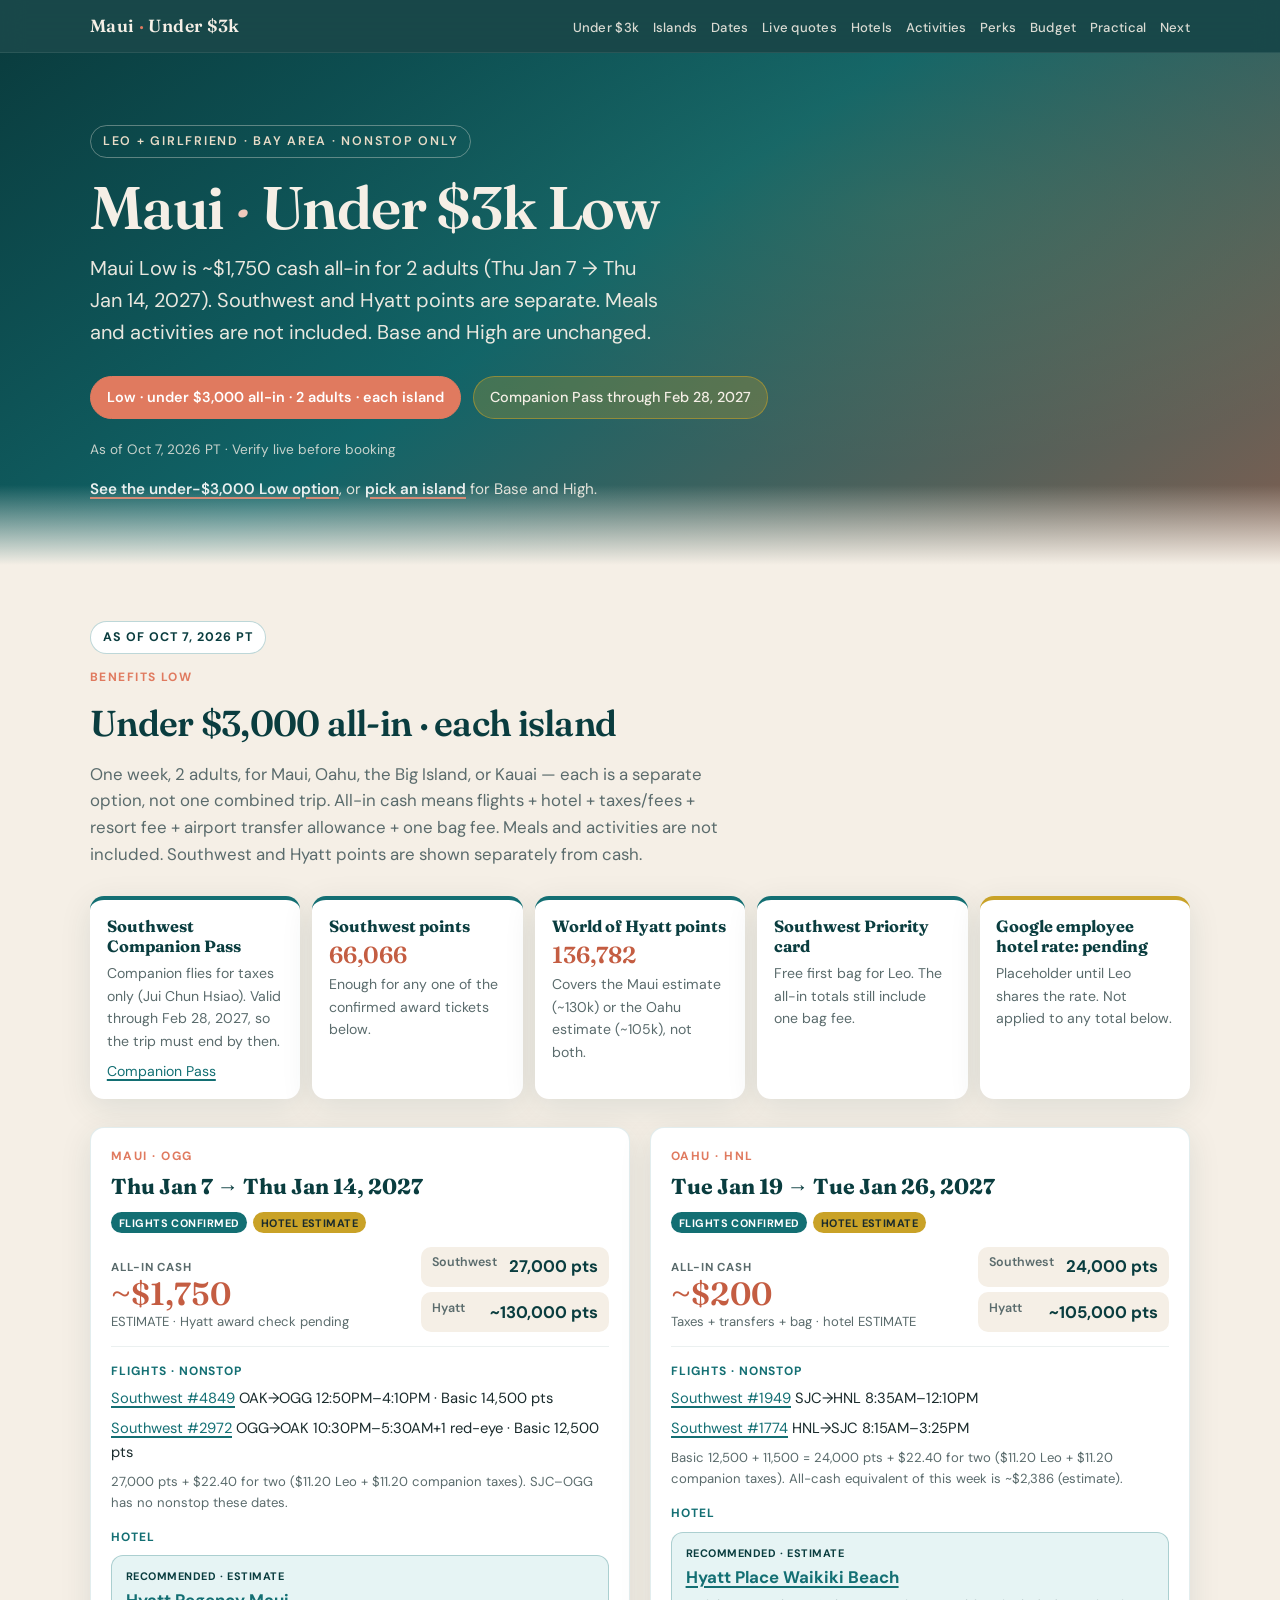
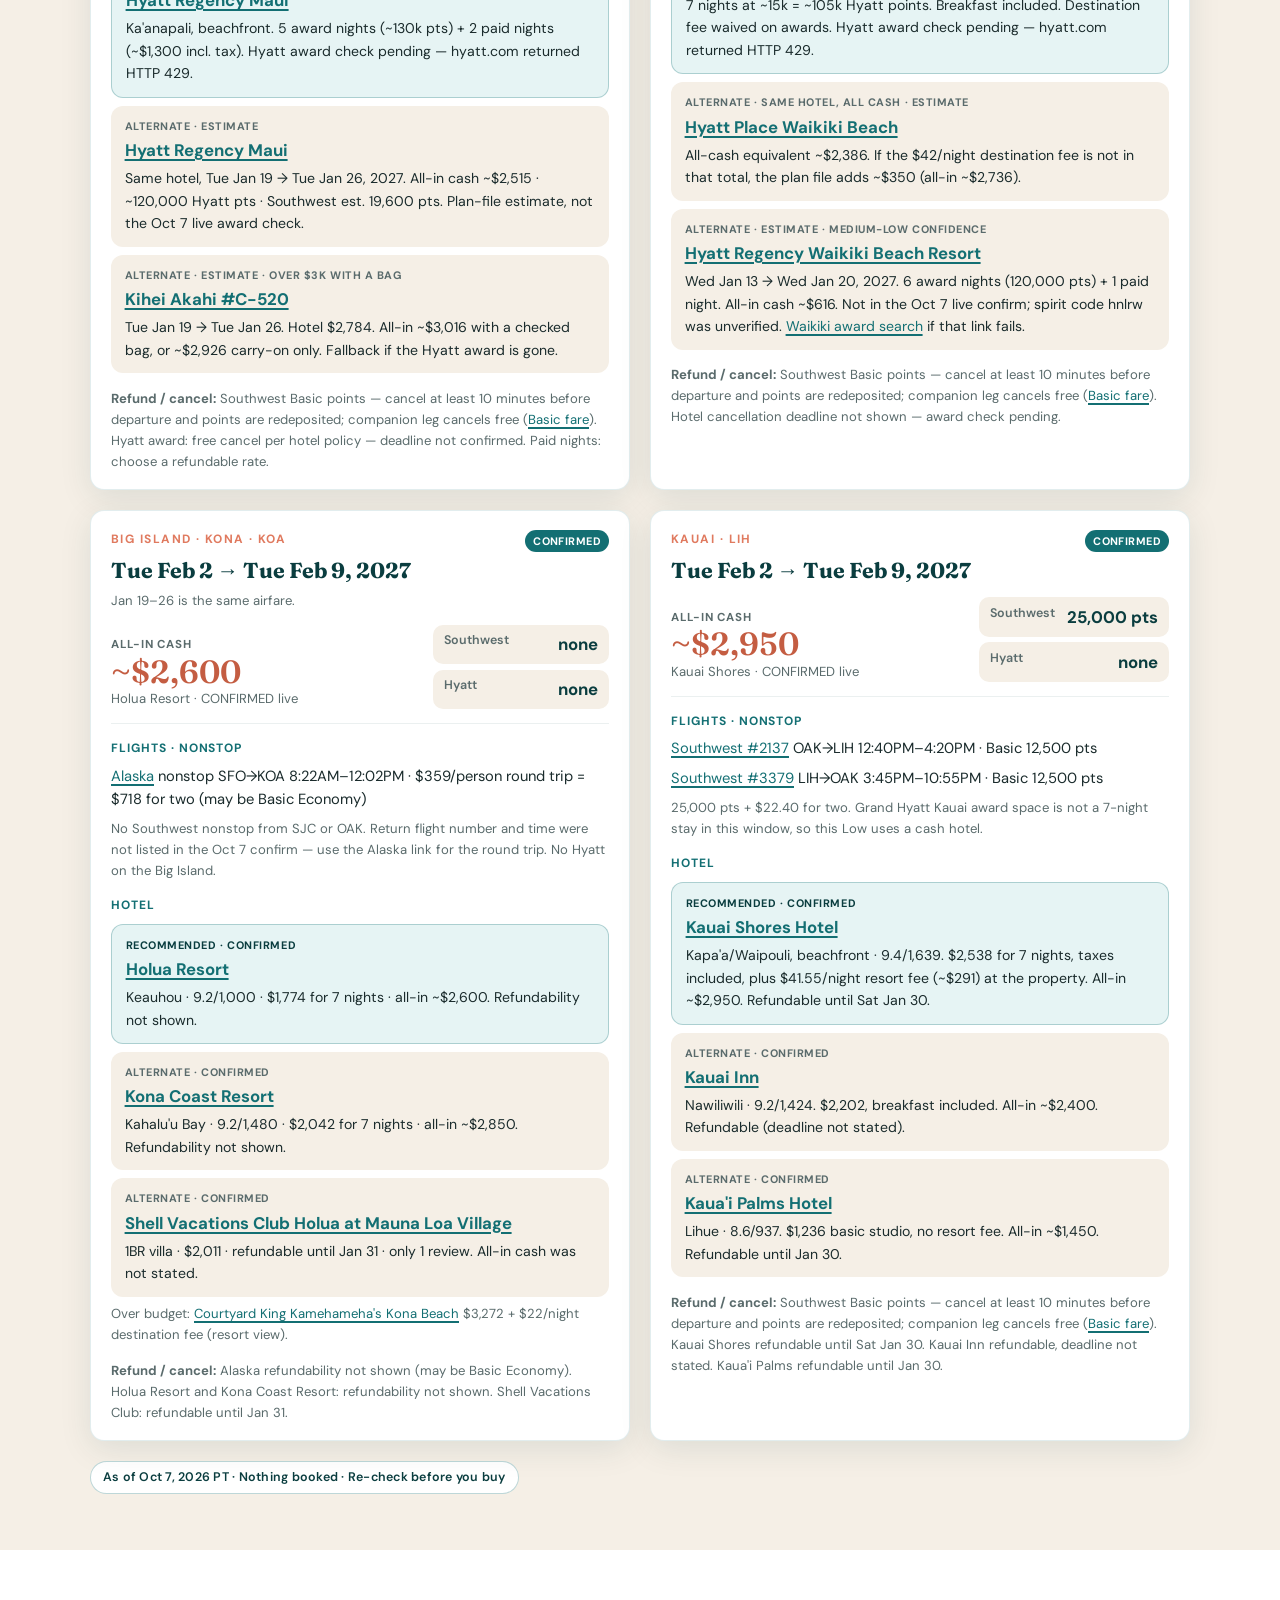
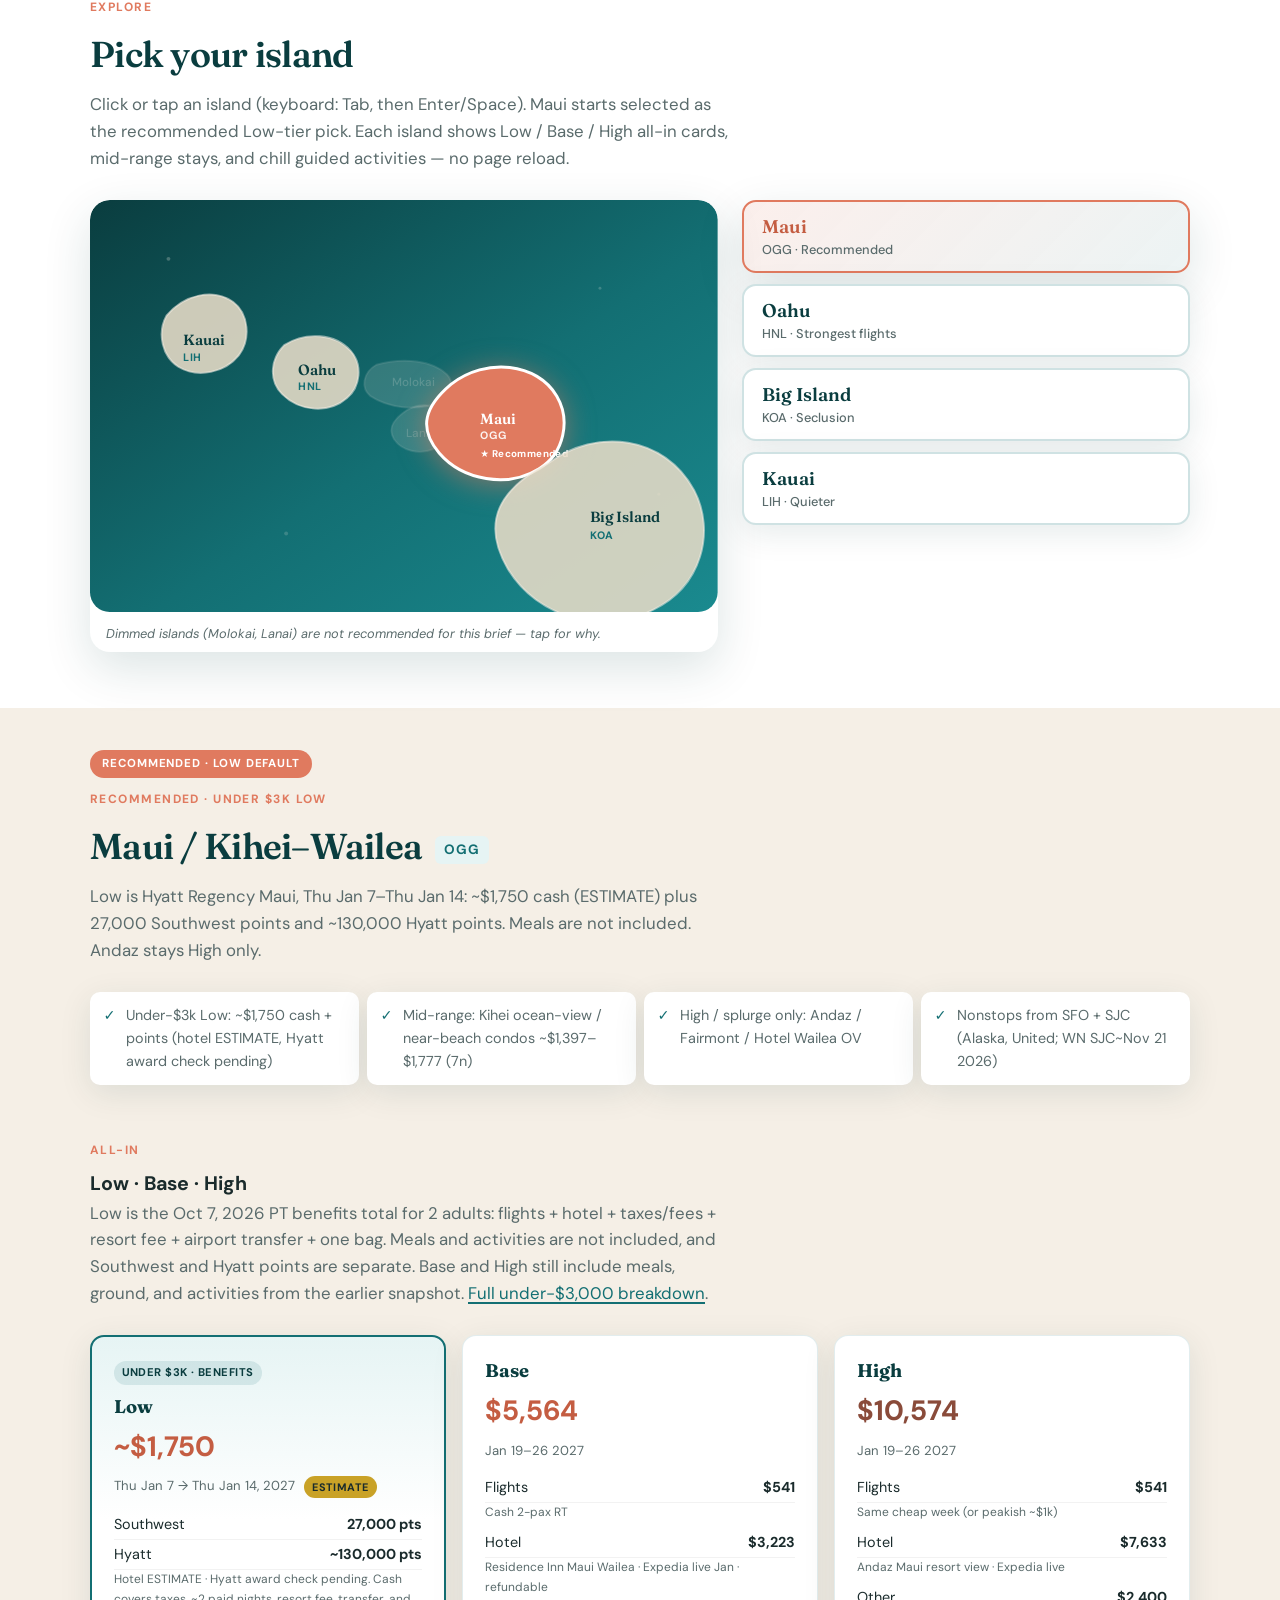
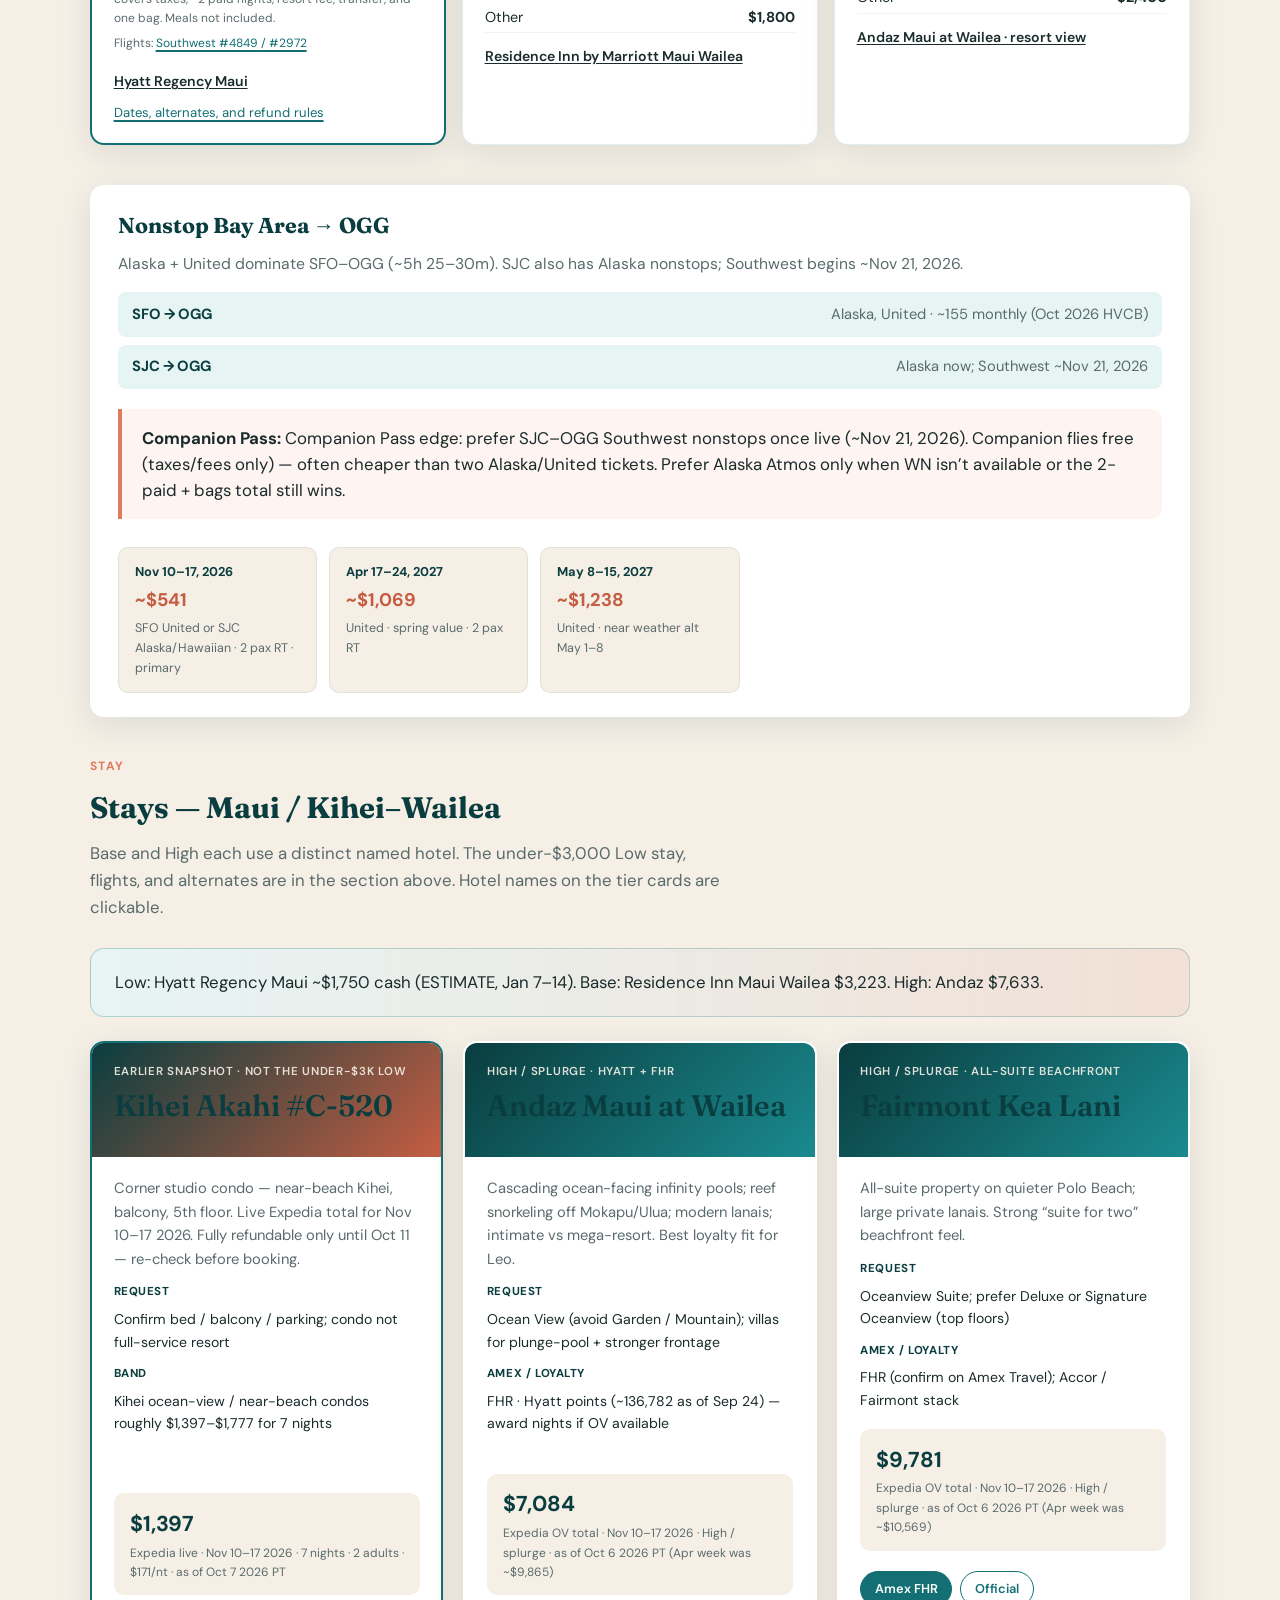
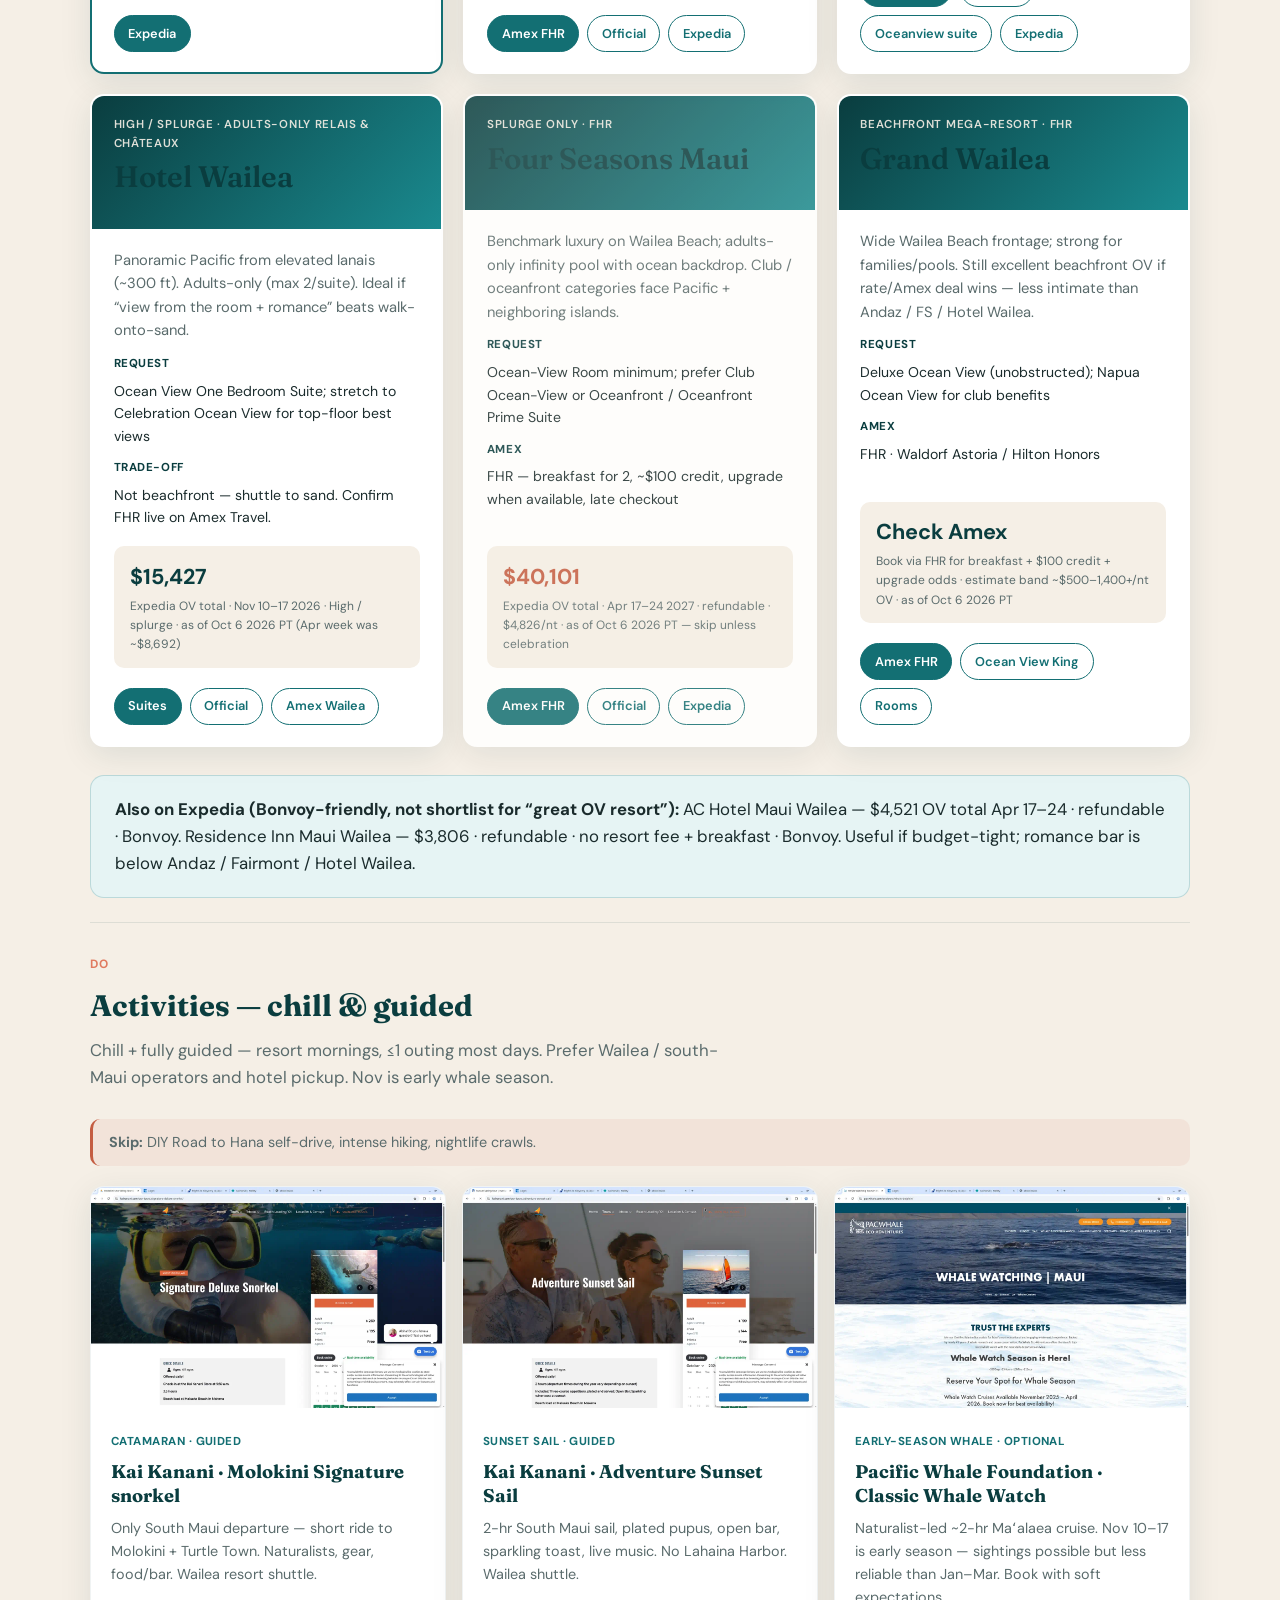
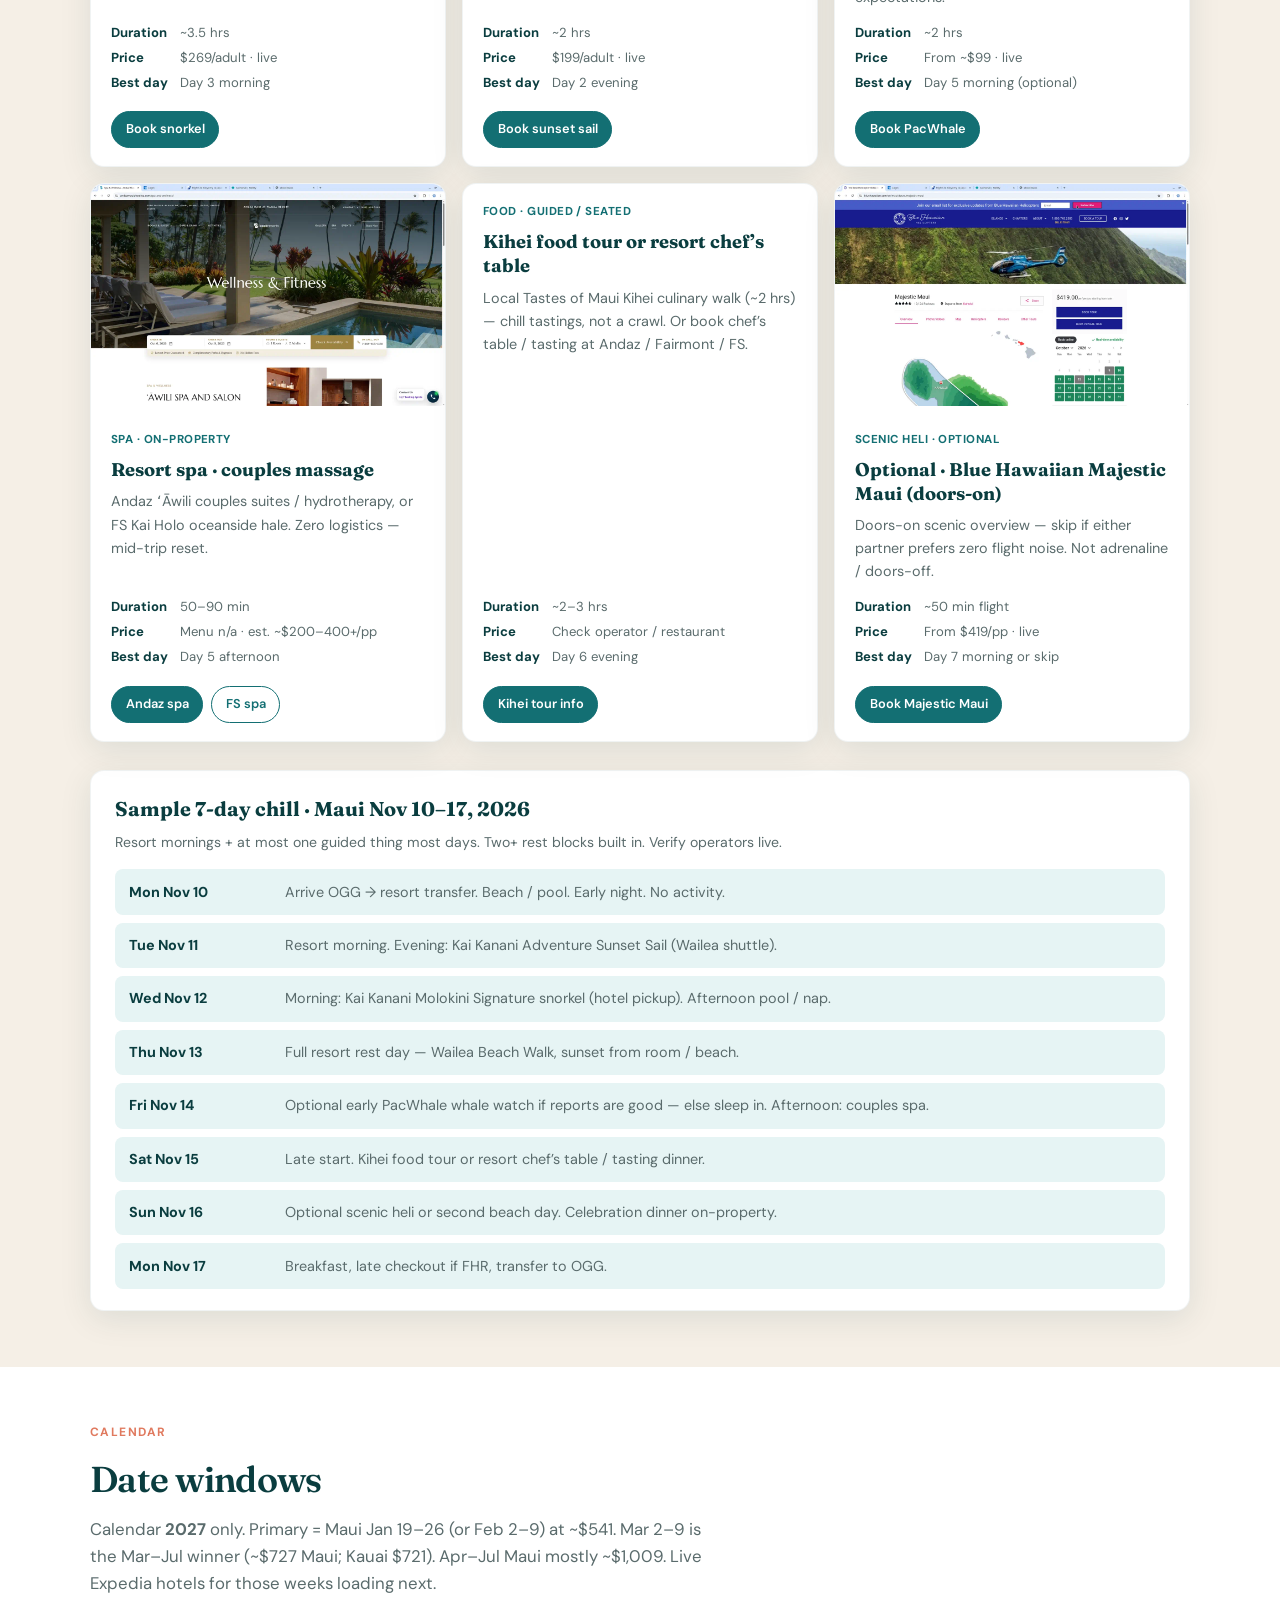
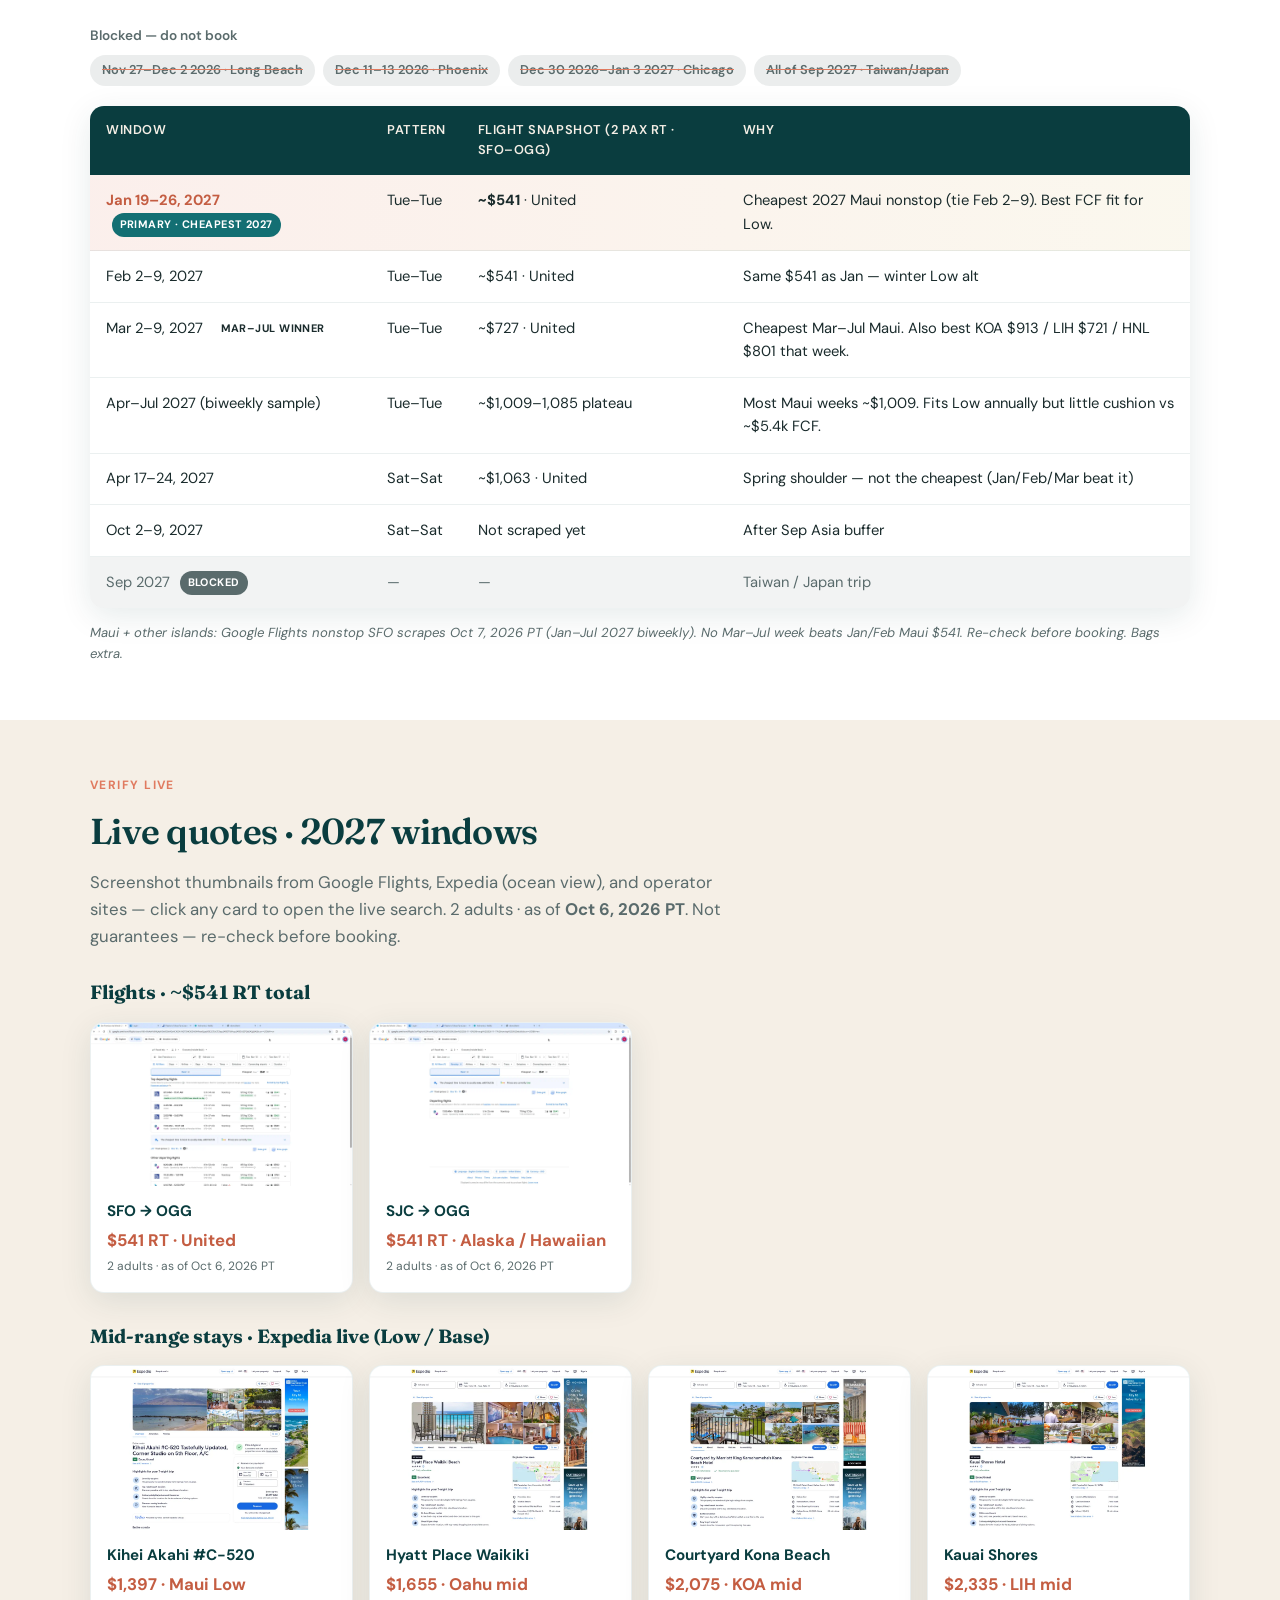
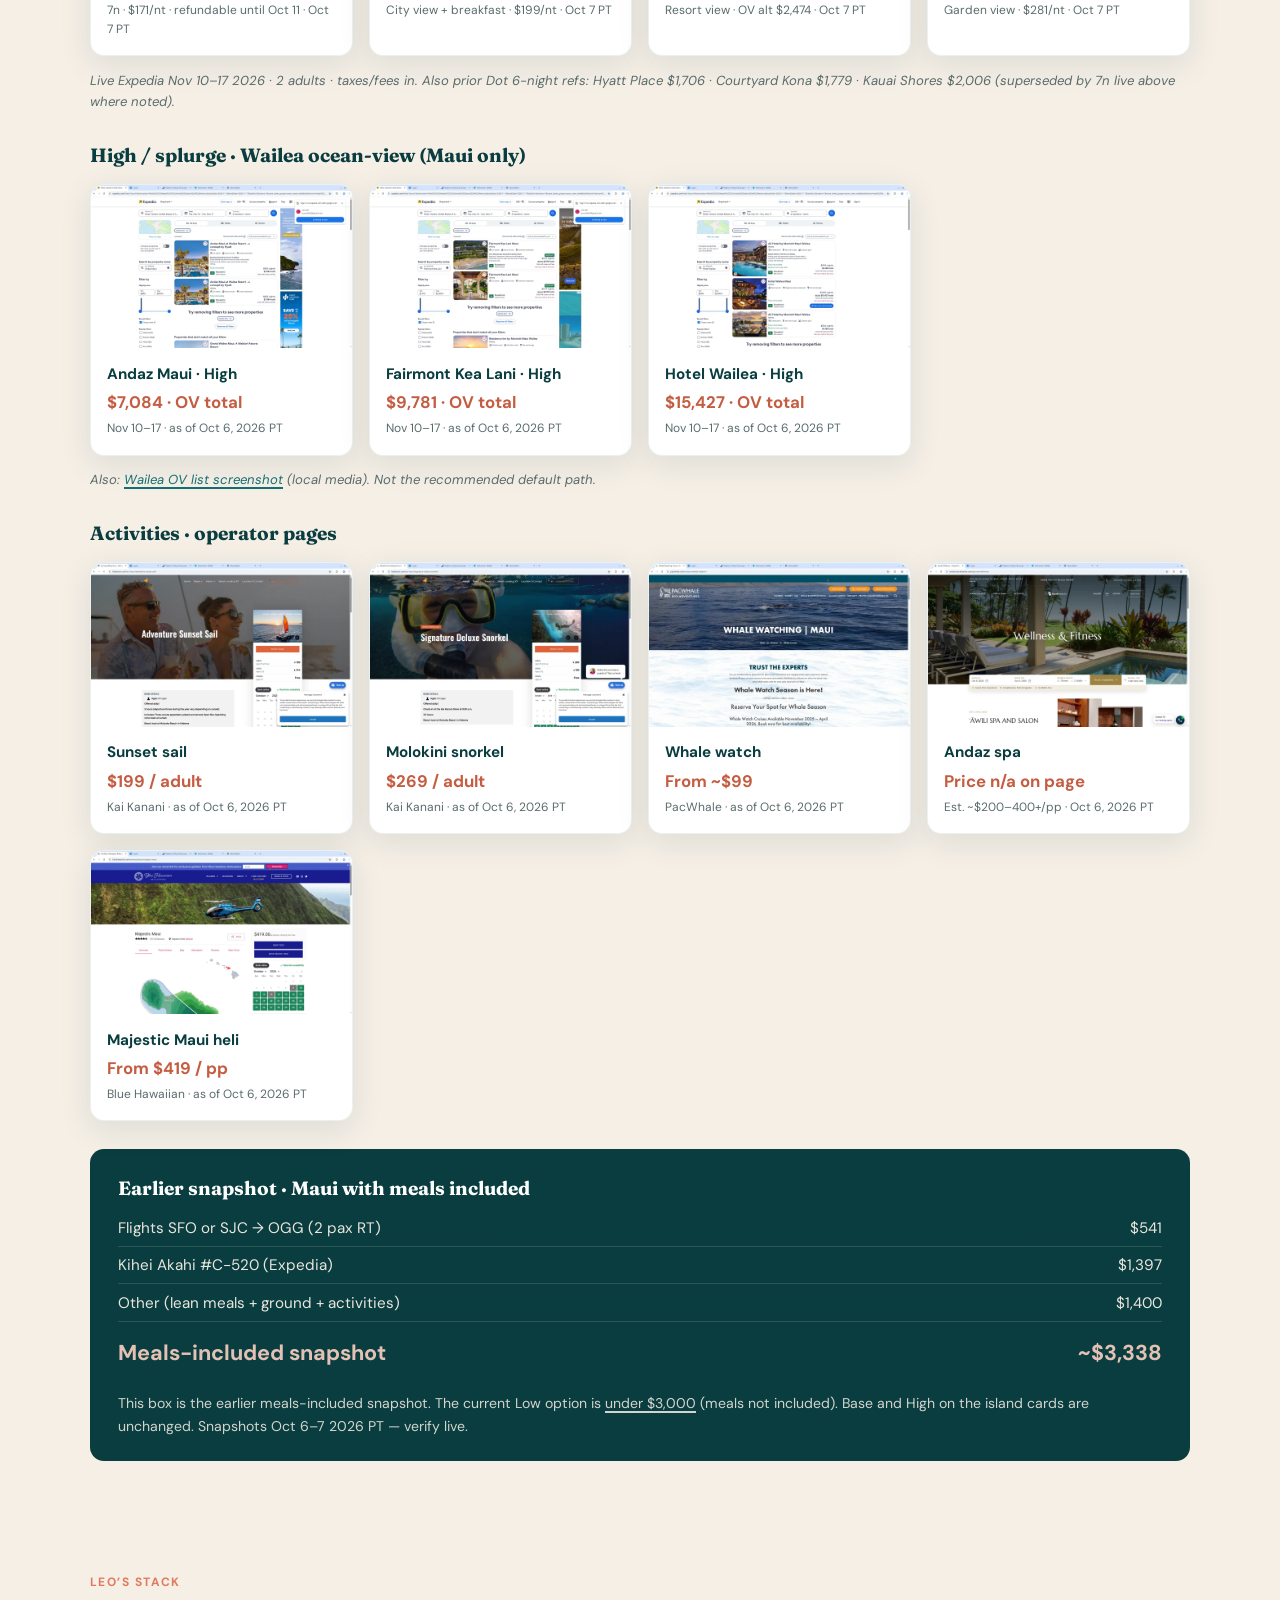
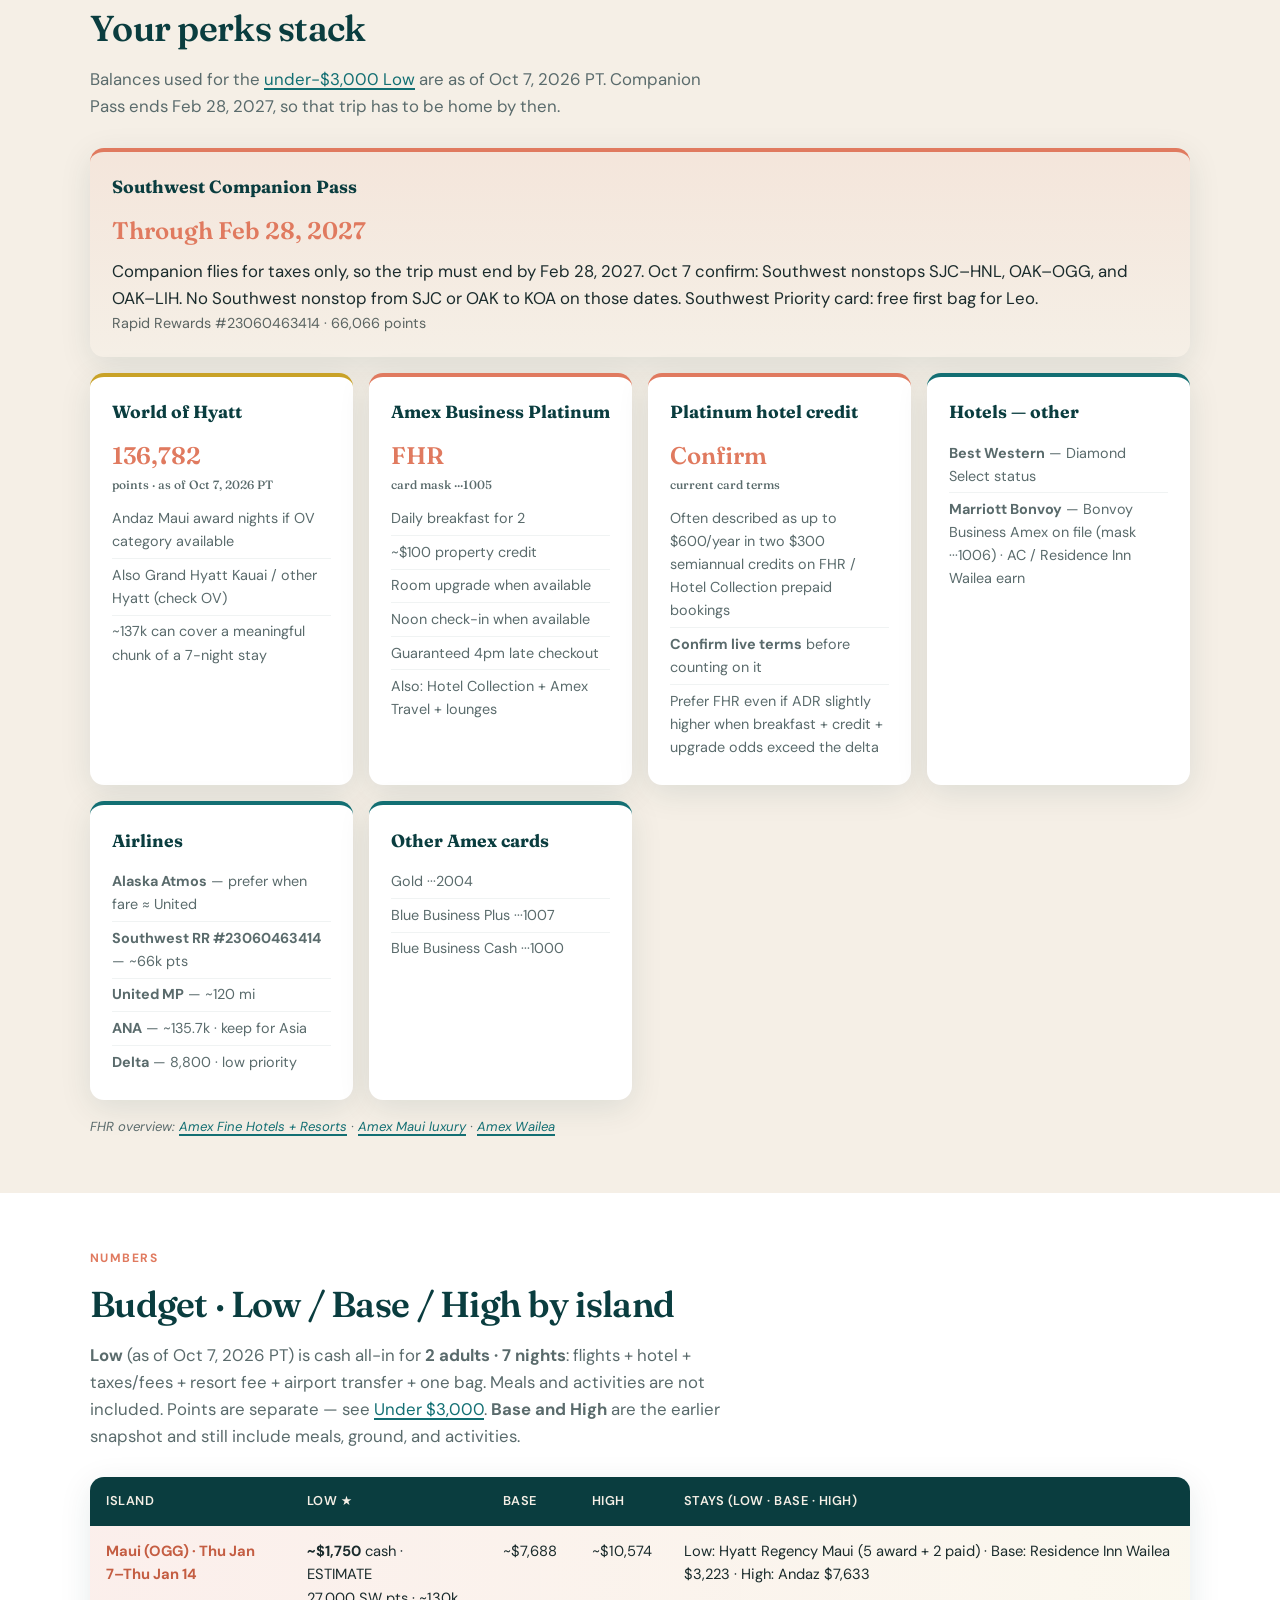
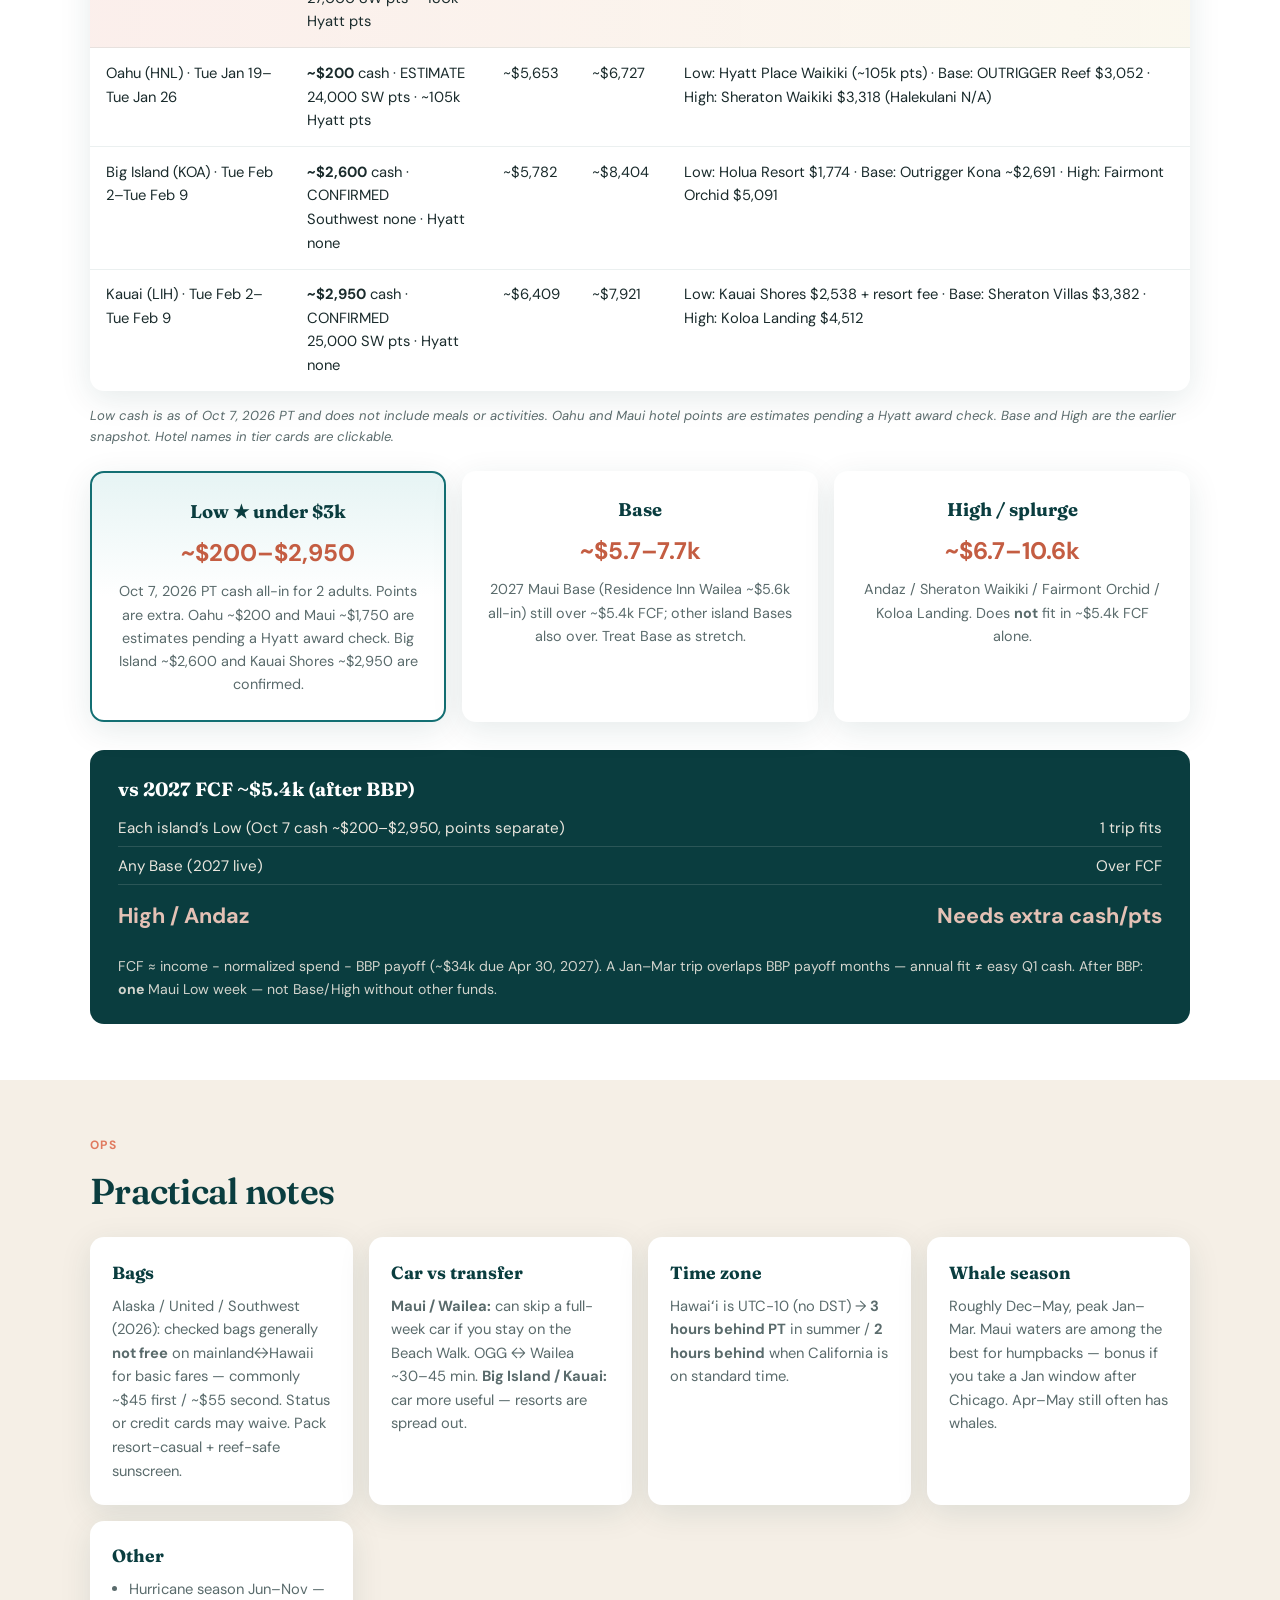
<file: index.html>
<!DOCTYPE html>
<html lang="en">
<head>
  <meta charset="utf-8" />
  <meta name="viewport" content="width=device-width, initial-scale=1" />
  <title>Hawaii · Ocean View — Leo’s Island Plan</title>
  <meta name="description" content="Hawaii 2027 for Leo: a Low option under $3,000 all-in for 2 adults on Maui, Oahu, the Big Island, and Kauai, plus Base and High. As of Oct 7, 2026 PT." />
  <link rel="preconnect" href="https://fonts.googleapis.com" />
  <link rel="preconnect" href="https://fonts.gstatic.com" crossorigin />
  <link href="https://fonts.googleapis.com/css2?family=DM+Sans:ital,opsz,wght@0,9..40,400;0,9..40,500;0,9..40,600;0,9..40,700;1,9..40,400&family=Fraunces:ital,opsz,wght@0,9..144,500;0,9..144,600;1,9..144,500&display=swap" rel="stylesheet" />
  <link rel="stylesheet" href="styles.css" />
</head>
<body data-selected-island="maui">
  <a class="skip-link" href="#island-map">Skip to island map</a>

  <nav class="nav" aria-label="Primary">
    <div class="nav-inner">
      <a class="nav-brand" href="#top">Maui <span>·</span> Mid-range</a>
      <ul class="nav-links">
        <li><a href="#under-3k">Under $3k</a></li>
        <li><a href="#island-map">Islands</a></li>
        <li><a href="#dates">Dates</a></li>
        <li><a href="#live-quotes">Live quotes</a></li>
        <li><a href="#hotels">Hotels</a></li>
        <li><a href="#activities">Activities</a></li>
        <li><a href="#perks">Perks</a></li>
        <li><a href="#budget">Budget</a></li>
        <li><a href="#practical">Practical</a></li>
        <li><a href="#next">Next</a></li>
      </ul>
    </div>
  </nav>

  <header class="hero" id="top">
    <div class="wrap">
      <p class="hero-eyebrow">Leo + girlfriend · Bay Area · Nonstop only</p>
      <h1><span id="hero-island-name">Maui</span> <em>·</em> Under $3k Low</h1>
      <p class="hero-pitch" id="hero-pitch">
        Low is under <strong>$3,000 cash all-in</strong> for 2 adults on every island: flights, hotel, taxes, resort fee, airport transfer, and one bag. Meals and activities are not included. Southwest and Hyatt points are separate.
      </p>
      <div class="hero-picks">
        <span class="pill primary">Low · under $3,000 all-in · 2 adults · each island</span>
        <span class="pill value">Companion Pass through Feb 28, 2027</span>
      </div>
      <p class="hero-meta">As of Oct 7, 2026 PT · Verify live before booking</p>
      <p class="hero-cta"><a href="#under-3k">See the under-$3,000 Low option</a>, or <a href="#island-map">pick an island</a> for Base and High.</p>
    </div>
  </header>

  <section id="under-3k" aria-labelledby="under-3k-title">
    <div class="wrap">
      <p class="asof-stamp">As of Oct 7, 2026 PT</p>
      <p class="section-label">Benefits Low</p>
      <h2 id="under-3k-title">Under $3,000 all-in · each island</h2>
      <p class="lede">
        One week, 2 adults, for Maui, Oahu, the Big Island, or Kauai — each is a separate option, not one combined trip.
        All-in cash means flights + hotel + taxes/fees + resort fee + airport transfer allowance + one bag fee.
        Meals and activities are not included. Southwest and Hyatt points are shown separately from cash.
      </p>

      <div class="benefit-panel" aria-label="Benefits used">
        <article class="benefit-item">
          <h3>Southwest Companion Pass</h3>
          <p>Companion flies for taxes only (Jui Chun Hsiao). Valid through Feb 28, 2027, so the trip must end by then.</p>
          <p class="benefit-link"><a href="https://www.southwest.com/rapid-rewards/tiers/companion-pass/" rel="noopener" target="_blank">Companion Pass</a></p>
        </article>
        <article class="benefit-item">
          <h3>Southwest points</h3>
          <p class="benefit-stat">66,066</p>
          <p>Enough for any one of the confirmed award tickets below.</p>
        </article>
        <article class="benefit-item">
          <h3>World of Hyatt points</h3>
          <p class="benefit-stat">136,782</p>
          <p>Covers the Maui estimate (~130k) or the Oahu estimate (~105k), not both.</p>
        </article>
        <article class="benefit-item">
          <h3>Southwest Priority card</h3>
          <p>Free first bag for Leo. The all-in totals still include one bag fee.</p>
        </article>
        <article class="benefit-item benefit-pending">
          <h3>Google employee hotel rate: pending</h3>
          <p>Placeholder until Leo shares the rate. Not applied to any total below.</p>
        </article>
      </div>

      <div class="low-grid">
        <article class="low-card" id="low-maui">
          <header class="low-card-head">
            <div>
              <p class="section-label">Maui · OGG</p>
              <h3>Thu Jan 7 → Thu Jan 14, 2027</h3>
            </div>
            <div class="low-status">
              <span class="status-pill status-confirmed">Flights CONFIRMED</span>
              <span class="status-pill status-estimate">Hotel ESTIMATE</span>
            </div>
          </header>
          <div class="low-totals">
            <div>
              <p class="low-kicker">All-in cash</p>
              <p class="low-cash">~$1,750</p>
              <p class="low-cash-note">ESTIMATE · Hyatt award check pending</p>
            </div>
            <dl class="low-points">
              <div><dt>Southwest</dt><dd>27,000 pts</dd></div>
              <div><dt>Hyatt</dt><dd>~130,000 pts</dd></div>
            </dl>
          </div>
          <div class="low-block">
            <h4>Flights · nonstop</h4>
            <ul class="flight-list">
              <li>
                <a href="https://www.southwest.com/air/booking/select-depart.html?adultPassengersCount=1&amp;departureDate=2027-01-07&amp;departureTimeOfDay=ALL_DAY&amp;destinationAirportCode=OGG&amp;fareType=POINTS&amp;originationAirportCode=OAK&amp;passengerType=ADULT&amp;returnDate=2027-01-14&amp;returnTimeOfDay=ALL_DAY&amp;tripType=roundtrip" rel="noopener" target="_blank">Southwest #4849</a>
                OAK→OGG 12:50PM–4:10PM · Basic 14,500 pts
              </li>
              <li>
                <a href="https://www.southwest.com/air/booking/select-depart.html?adultPassengersCount=1&amp;departureDate=2027-01-07&amp;departureTimeOfDay=ALL_DAY&amp;destinationAirportCode=OGG&amp;fareType=POINTS&amp;originationAirportCode=OAK&amp;passengerType=ADULT&amp;returnDate=2027-01-14&amp;returnTimeOfDay=ALL_DAY&amp;tripType=roundtrip" rel="noopener" target="_blank">Southwest #2972</a>
                OGG→OAK 10:30PM–5:30AM+1 red-eye · Basic 12,500 pts
              </li>
            </ul>
            <p class="low-fine">27,000 pts + $22.40 for two ($11.20 Leo + $11.20 companion taxes). SJC–OGG has no nonstop these dates.</p>
          </div>
          <div class="low-block">
            <h4>Hotel</h4>
            <div class="hotel-pick is-rec">
              <p class="pick-label">Recommended · ESTIMATE</p>
              <p class="pick-name"><a href="https://www.hyatt.com/shop/rooms/oggrm?checkinDate=2027-01-07&amp;checkoutDate=2027-01-14&amp;rooms=1&amp;adults=2&amp;kids=0&amp;rateFilter=woh" rel="noopener" target="_blank">Hyatt Regency Maui</a></p>
              <p>Ka'anapali, beachfront. 5 award nights (~130k pts) + 2 paid nights (~$1,300 incl. tax). Hyatt award check pending — hyatt.com returned HTTP 429.</p>
            </div>
            <div class="hotel-pick">
              <p class="pick-label">Alternate · ESTIMATE</p>
              <p class="pick-name"><a href="https://www.hyatt.com/shop/rooms/oggrm?checkinDate=2027-01-19&amp;checkoutDate=2027-01-26&amp;rooms=1&amp;adults=2&amp;kids=0&amp;rateFilter=woh" rel="noopener" target="_blank">Hyatt Regency Maui</a></p>
              <p>Same hotel, Tue Jan 19 → Tue Jan 26, 2027. All-in cash ~$2,515 · ~120,000 Hyatt pts · Southwest est. 19,600 pts. Plan-file estimate, not the Oct 7 live award check.</p>
            </div>
            <div class="hotel-pick">
              <p class="pick-label">Alternate · ESTIMATE · over $3k with a bag</p>
              <p class="pick-name"><a href="https://www.expedia.com/Kihei-Hotels-Kihei-Akahi-C-520-Tastefully-Updated.h56513057.Hotel-Information?chkin=2027-01-19&amp;chkout=2027-01-26&amp;rm1=a2" rel="noopener" target="_blank">Kihei Akahi #C-520</a></p>
              <p>Tue Jan 19 → Tue Jan 26. Hotel $2,784. All-in ~$3,016 with a checked bag, or ~$2,926 carry-on only. Fallback if the Hyatt award is gone.</p>
            </div>
          </div>
          <p class="low-refund"><strong>Refund / cancel:</strong> Southwest Basic points — cancel at least 10 minutes before departure and points are redeposited; companion leg cancels free (<a href="https://support.southwest.com/basic-fare" rel="noopener" target="_blank">Basic fare</a>). Hyatt award: free cancel per hotel policy — deadline not confirmed. Paid nights: choose a refundable rate.</p>
        </article>

        <article class="low-card" id="low-oahu">
          <header class="low-card-head">
            <div>
              <p class="section-label">Oahu · HNL</p>
              <h3>Tue Jan 19 → Tue Jan 26, 2027</h3>
            </div>
            <div class="low-status">
              <span class="status-pill status-confirmed">Flights CONFIRMED</span>
              <span class="status-pill status-estimate">Hotel ESTIMATE</span>
            </div>
          </header>
          <div class="low-totals">
            <div>
              <p class="low-kicker">All-in cash</p>
              <p class="low-cash">~$200</p>
              <p class="low-cash-note">Taxes + transfers + bag · hotel ESTIMATE</p>
            </div>
            <dl class="low-points">
              <div><dt>Southwest</dt><dd>24,000 pts</dd></div>
              <div><dt>Hyatt</dt><dd>~105,000 pts</dd></div>
            </dl>
          </div>
          <div class="low-block">
            <h4>Flights · nonstop</h4>
            <ul class="flight-list">
              <li>
                <a href="https://www.southwest.com/air/booking/select-depart.html?adultPassengersCount=1&amp;departureDate=2027-01-19&amp;departureTimeOfDay=ALL_DAY&amp;destinationAirportCode=HNL&amp;fareType=POINTS&amp;originationAirportCode=SJC&amp;passengerType=ADULT&amp;returnDate=2027-01-26&amp;returnTimeOfDay=ALL_DAY&amp;tripType=roundtrip" rel="noopener" target="_blank">Southwest #1949</a>
                SJC→HNL 8:35AM–12:10PM
              </li>
              <li>
                <a href="https://www.southwest.com/air/booking/select-depart.html?adultPassengersCount=1&amp;departureDate=2027-01-19&amp;departureTimeOfDay=ALL_DAY&amp;destinationAirportCode=HNL&amp;fareType=POINTS&amp;originationAirportCode=SJC&amp;passengerType=ADULT&amp;returnDate=2027-01-26&amp;returnTimeOfDay=ALL_DAY&amp;tripType=roundtrip" rel="noopener" target="_blank">Southwest #1774</a>
                HNL→SJC 8:15AM–3:25PM
              </li>
            </ul>
            <p class="low-fine">Basic 12,500 + 11,500 = 24,000 pts + $22.40 for two ($11.20 Leo + $11.20 companion taxes). All-cash equivalent of this week is ~$2,386 (estimate).</p>
          </div>
          <div class="low-block">
            <h4>Hotel</h4>
            <div class="hotel-pick is-rec">
              <p class="pick-label">Recommended · ESTIMATE</p>
              <p class="pick-name"><a href="https://www.hyatt.com/shop/rooms/hnlzw?checkinDate=2027-01-19&amp;checkoutDate=2027-01-26&amp;rooms=1&amp;adults=2&amp;kids=0&amp;rateFilter=woh" rel="noopener" target="_blank">Hyatt Place Waikiki Beach</a></p>
              <p>7 nights at ~15k = ~105k Hyatt points. Breakfast included. Destination fee waived on awards. Hyatt award check pending — hyatt.com returned HTTP 429.</p>
            </div>
            <div class="hotel-pick">
              <p class="pick-label">Alternate · same hotel, all cash · ESTIMATE</p>
              <p class="pick-name"><a href="https://www.expedia.com/Honolulu-Hotels-Hyatt-Place-Waikiki-Beach.h2766.Hotel-Information?chkin=2027-01-19&amp;chkout=2027-01-26&amp;rm1=a2" rel="noopener" target="_blank">Hyatt Place Waikiki Beach</a></p>
              <p>All-cash equivalent ~$2,386. If the $42/night destination fee is not in that total, the plan file adds ~$350 (all-in ~$2,736).</p>
            </div>
            <div class="hotel-pick">
              <p class="pick-label">Alternate · ESTIMATE · medium-low confidence</p>
              <p class="pick-name"><a href="https://www.hyatt.com/shop/rooms/hnlrw?checkinDate=2027-01-13&amp;checkoutDate=2027-01-20&amp;rooms=1&amp;adults=2&amp;kids=0&amp;rateFilter=woh" rel="noopener" target="_blank">Hyatt Regency Waikiki Beach Resort</a></p>
              <p>Wed Jan 13 → Wed Jan 20, 2027. 6 award nights (120,000 pts) + 1 paid night. All-in cash ~$616. Not in the Oct 7 live confirm; spirit code hnlrw was unverified. <a href="https://www.hyatt.com/search/hotels/en-US/Waikiki,%20HI?checkinDate=2027-01-13&amp;checkoutDate=2027-01-20&amp;rooms=1&amp;adults=2&amp;kids=0&amp;rate=Standard&amp;rateFilter=woh" rel="noopener" target="_blank">Waikiki award search</a> if that link fails.</p>
            </div>
          </div>
          <p class="low-refund"><strong>Refund / cancel:</strong> Southwest Basic points — cancel at least 10 minutes before departure and points are redeposited; companion leg cancels free (<a href="https://support.southwest.com/basic-fare" rel="noopener" target="_blank">Basic fare</a>). Hotel cancellation deadline not shown — award check pending.</p>
        </article>

        <article class="low-card" id="low-bigisland">
          <header class="low-card-head">
            <div>
              <p class="section-label">Big Island · Kona · KOA</p>
              <h3>Tue Feb 2 → Tue Feb 9, 2027</h3>
              <p class="low-fine">Jan 19–26 is the same airfare.</p>
            </div>
            <div class="low-status">
              <span class="status-pill status-confirmed">CONFIRMED</span>
            </div>
          </header>
          <div class="low-totals">
            <div>
              <p class="low-kicker">All-in cash</p>
              <p class="low-cash">~$2,600</p>
              <p class="low-cash-note">Holua Resort · CONFIRMED live</p>
            </div>
            <dl class="low-points">
              <div><dt>Southwest</dt><dd>none</dd></div>
              <div><dt>Hyatt</dt><dd>none</dd></div>
            </dl>
          </div>
          <div class="low-block">
            <h4>Flights · nonstop</h4>
            <ul class="flight-list">
              <li>
                <a href="https://www.google.com/travel/flights/search?tfs=EAAaHhIKMjAyNy0wMi0wMmoHCAESA1NGT3IHCAESA0tPQRoeEgoyMDI3LTAyLTA5agcIARIDS09BcgcIARIDU0ZPQAFIAZgBAQ&amp;curr=USD&amp;hl=en" rel="noopener" target="_blank">Alaska</a>
                nonstop SFO→KOA 8:22AM–12:02PM · $359/person round trip = $718 for two (may be Basic Economy)
              </li>
            </ul>
            <p class="low-fine">No Southwest nonstop from SJC or OAK. Return flight number and time were not listed in the Oct 7 confirm — use the Alaska link for the round trip. No Hyatt on the Big Island.</p>
          </div>
          <div class="low-block">
            <h4>Hotel</h4>
            <div class="hotel-pick is-rec">
              <p class="pick-label">Recommended · CONFIRMED</p>
              <p class="pick-name"><a href="https://www.expedia.com/h890813.Hotel-Information" rel="noopener" target="_blank">Holua Resort</a></p>
              <p>Keauhou · 9.2/1,000 · $1,774 for 7 nights · all-in ~$2,600. Refundability not shown.</p>
            </div>
            <div class="hotel-pick">
              <p class="pick-label">Alternate · CONFIRMED</p>
              <p class="pick-name"><a href="https://www.expedia.com/h580914.Hotel-Information" rel="noopener" target="_blank">Kona Coast Resort</a></p>
              <p>Kahalu'u Bay · 9.2/1,480 · $2,042 for 7 nights · all-in ~$2,850. Refundability not shown.</p>
            </div>
            <div class="hotel-pick">
              <p class="pick-label">Alternate · CONFIRMED</p>
              <p class="pick-name"><a href="https://www.expedia.com/h122284103.Hotel-Information" rel="noopener" target="_blank">Shell Vacations Club Holua at Mauna Loa Village</a></p>
              <p>1BR villa · $2,011 · refundable until Jan 31 · only 1 review. All-in cash was not stated.</p>
            </div>
            <p class="low-fine">Over budget: <a href="https://www.expedia.com/Kailua-Kona-Hotels-Courtyard-By-Marriott-King-Kamehamehas-Kona-Beach-Hotel.h21741.Hotel-Information?chkin=2027-02-02&amp;chkout=2027-02-09&amp;rm1=a2" rel="noopener" target="_blank">Courtyard King Kamehameha's Kona Beach</a> $3,272 + $22/night destination fee (resort view).</p>
          </div>
          <p class="low-refund"><strong>Refund / cancel:</strong> Alaska refundability not shown (may be Basic Economy). Holua Resort and Kona Coast Resort: refundability not shown. Shell Vacations Club: refundable until Jan 31.</p>
        </article>

        <article class="low-card" id="low-kauai">
          <header class="low-card-head">
            <div>
              <p class="section-label">Kauai · LIH</p>
              <h3>Tue Feb 2 → Tue Feb 9, 2027</h3>
            </div>
            <div class="low-status">
              <span class="status-pill status-confirmed">CONFIRMED</span>
            </div>
          </header>
          <div class="low-totals">
            <div>
              <p class="low-kicker">All-in cash</p>
              <p class="low-cash">~$2,950</p>
              <p class="low-cash-note">Kauai Shores · CONFIRMED live</p>
            </div>
            <dl class="low-points">
              <div><dt>Southwest</dt><dd>25,000 pts</dd></div>
              <div><dt>Hyatt</dt><dd>none</dd></div>
            </dl>
          </div>
          <div class="low-block">
            <h4>Flights · nonstop</h4>
            <ul class="flight-list">
              <li>
                <a href="https://www.southwest.com/air/booking/select-depart.html?adultPassengersCount=1&amp;departureDate=2027-02-02&amp;departureTimeOfDay=ALL_DAY&amp;destinationAirportCode=LIH&amp;fareType=POINTS&amp;originationAirportCode=OAK&amp;passengerType=ADULT&amp;returnDate=2027-02-09&amp;returnTimeOfDay=ALL_DAY&amp;tripType=roundtrip" rel="noopener" target="_blank">Southwest #2137</a>
                OAK→LIH 12:40PM–4:20PM · Basic 12,500 pts
              </li>
              <li>
                <a href="https://www.southwest.com/air/booking/select-depart.html?adultPassengersCount=1&amp;departureDate=2027-02-02&amp;departureTimeOfDay=ALL_DAY&amp;destinationAirportCode=LIH&amp;fareType=POINTS&amp;originationAirportCode=OAK&amp;passengerType=ADULT&amp;returnDate=2027-02-09&amp;returnTimeOfDay=ALL_DAY&amp;tripType=roundtrip" rel="noopener" target="_blank">Southwest #3379</a>
                LIH→OAK 3:45PM–10:55PM · Basic 12,500 pts
              </li>
            </ul>
            <p class="low-fine">25,000 pts + $22.40 for two. Grand Hyatt Kauai award space is not a 7-night stay in this window, so this Low uses a cash hotel.</p>
          </div>
          <div class="low-block">
            <h4>Hotel</h4>
            <div class="hotel-pick is-rec">
              <p class="pick-label">Recommended · CONFIRMED</p>
              <p class="pick-name"><a href="https://www.expedia.com/h9733.Hotel-Information" rel="noopener" target="_blank">Kauai Shores Hotel</a></p>
              <p>Kapa'a/Waipouli, beachfront · 9.4/1,639. $2,538 for 7 nights, taxes included, plus $41.55/night resort fee (~$291) at the property. All-in ~$2,950. Refundable until Sat Jan 30.</p>
            </div>
            <div class="hotel-pick">
              <p class="pick-label">Alternate · CONFIRMED</p>
              <p class="pick-name"><a href="https://www.expedia.com/h2457742.Hotel-Information" rel="noopener" target="_blank">Kauai Inn</a></p>
              <p>Nawiliwili · 9.2/1,424. $2,202, breakfast included. All-in ~$2,400. Refundable (deadline not stated).</p>
            </div>
            <div class="hotel-pick">
              <p class="pick-label">Alternate · CONFIRMED</p>
              <p class="pick-name"><a href="https://www.expedia.com/h111619519.Hotel-Information" rel="noopener" target="_blank">Kaua'i Palms Hotel</a></p>
              <p>Lihue · 8.6/937. $1,236 basic studio, no resort fee. All-in ~$1,450. Refundable until Jan 30.</p>
            </div>
          </div>
          <p class="low-refund"><strong>Refund / cancel:</strong> Southwest Basic points — cancel at least 10 minutes before departure and points are redeposited; companion leg cancels free (<a href="https://support.southwest.com/basic-fare" rel="noopener" target="_blank">Basic fare</a>). Kauai Shores refundable until Sat Jan 30. Kauai Inn refundable, deadline not stated. Kaua'i Palms refundable until Jan 30.</p>
        </article>
      </div>
      <p class="asof-stamp asof-stamp-end">As of Oct 7, 2026 PT · Nothing booked · Re-check before you buy</p>
    </div>
  </section>

  <!-- Interactive island map -->
  <section id="island-map" class="island-map-section section-alt">
    <div class="wrap">
      <p class="section-label">Explore</p>
      <h2>Pick your island</h2>
      <p class="lede">
        Click or tap an island (keyboard: Tab, then Enter/Space). Maui starts selected as the recommended Low-tier pick.
        Each island shows Low / Base / High all-in cards, mid-range stays, and chill guided activities — no page reload.
      </p>

      <div class="map-layout">
        <div class="map-stage" role="group" aria-label="Hawaiian islands map">
          <svg class="hawaii-svg" viewBox="0 0 640 420" xmlns="http://www.w3.org/2000/svg" aria-hidden="false">
            <title>Major Hawaiian islands</title>
            <defs>
              <filter id="softGlow" x="-20%" y="-20%" width="140%" height="140%">
                <feGaussianBlur stdDeviation="3" result="blur"/>
                <feMerge>
                  <feMergeNode in="blur"/>
                  <feMergeNode in="SourceGraphic"/>
                </feMerge>
              </filter>
              <linearGradient id="oceanGrad" x1="0%" y1="0%" x2="100%" y2="100%">
                <stop offset="0%" stop-color="#0a3d3f"/>
                <stop offset="55%" stop-color="#136f73"/>
                <stop offset="100%" stop-color="#1a8a8f"/>
              </linearGradient>
            </defs>

            <!-- Ocean background -->
            <rect x="0" y="0" width="640" height="420" rx="20" fill="url(#oceanGrad)"/>
            <circle cx="80" cy="60" r="2" fill="rgba(245,239,230,0.25)"/>
            <circle cx="520" cy="90" r="1.5" fill="rgba(245,239,230,0.2)"/>
            <circle cx="200" cy="340" r="2" fill="rgba(245,239,230,0.18)"/>
            <circle cx="580" cy="300" r="1.5" fill="rgba(245,239,230,0.22)"/>

            <!-- Kauai (NW) -->
            <g class="island-shape" data-island-shape="kauai" role="button" tabindex="0"
               aria-label="Kauai, Lihue airport" aria-pressed="false">
              <path d="M78 118c18-22 48-28 68-14 16 12 18 38 6 54-14 18-42 24-62 12-16-10-22-34-12-52z" />
              <text class="island-label" x="95" y="148">Kauai</text>
              <text class="island-code" x="95" y="164">LIH</text>
            </g>

            <!-- Oahu -->
            <g class="island-shape" data-island-shape="oahu" role="button" tabindex="0"
               aria-label="Oahu, Honolulu airport" aria-pressed="false">
              <path d="M198 148c22-14 52-12 68 6 12 14 10 36-4 48-18 16-48 14-66-4-14-14-12-36 2-50z" />
              <text class="island-label" x="212" y="178">Oahu</text>
              <text class="island-code" x="212" y="194">HNL</text>
            </g>

            <!-- Molokai (dimmed) -->
            <g class="island-shape is-disabled" data-island-disabled="molokai" role="button" tabindex="0"
               aria-label="Molokai — not recommended for this brief" aria-disabled="true">
              <path d="M292 168c28-8 58-4 72 10 8 8 4 22-8 28-22 10-52 6-70-6-10-8-8-24 6-32z" />
              <text class="island-label dim" x="308" y="190">Molokai</text>
            </g>

            <!-- Lanai (dimmed) -->
            <g class="island-shape is-disabled" data-island-disabled="lanai" role="button" tabindex="0"
               aria-label="Lanai — not recommended for this brief" aria-disabled="true">
              <path d="M318 218c14-12 34-12 44 2 8 12 2 28-12 34-14 6-32 2-40-10-6-10-2-18 8-26z" />
              <text class="island-label dim" x="322" y="242">Lanai</text>
            </g>

            <!-- Maui (recommended, default selected) -->
            <g class="island-shape is-selected" data-island-shape="maui" role="button" tabindex="0"
               aria-label="Maui, Kahului airport, recommended" aria-pressed="true">
              <path d="M368 188c36-28 88-22 108 12 14 24 8 58-18 74-32 20-78 12-102-16-22-26-14-48 12-70z" filter="url(#softGlow)" />
              <text class="island-label" x="398" y="228">Maui</text>
              <text class="island-code" x="398" y="244">OGG</text>
              <text class="rec-svg-badge" x="398" y="262">★ Recommended</text>
            </g>

            <!-- Big Island / Hawaiʻi (SE, largest) -->
            <g class="island-shape" data-island-shape="bigisland" role="button" tabindex="0"
               aria-label="Big Island, Kona airport" aria-pressed="false">
              <path d="M468 268c48-36 118-28 148 28 22 42 8 98-42 122-52 26-118 8-148-42-28-48-8-82 42-108z" />
              <text class="island-label" x="510" y="328">Big Island</text>
              <text class="island-code" x="510" y="346">KOA</text>
            </g>
          </svg>
          <p class="map-hint">Dimmed islands (Molokai, Lanai) are not recommended for this brief — tap for why.</p>
        </div>

        <div class="island-chips" role="group" aria-label="Select island">
          <button type="button" class="island-chip is-selected" data-island-select="maui" aria-pressed="true">
            <span class="chip-name">Maui</span>
            <span class="chip-meta">OGG · Recommended</span>
          </button>
          <button type="button" class="island-chip" data-island-select="oahu" aria-pressed="false">
            <span class="chip-name">Oahu</span>
            <span class="chip-meta">HNL · Strongest flights</span>
          </button>
          <button type="button" class="island-chip" data-island-select="bigisland" aria-pressed="false">
            <span class="chip-name">Big Island</span>
            <span class="chip-meta">KOA · Seclusion</span>
          </button>
          <button type="button" class="island-chip" data-island-select="kauai" aria-pressed="false">
            <span class="chip-name">Kauai</span>
            <span class="chip-meta">LIH · Quieter</span>
          </button>
        </div>
      </div>

      <div class="sr-only" id="island-live" aria-live="polite"></div>
    </div>
  </section>

  <!-- Dynamic island content (pitch + flights + hotels) -->
  <section id="island-panel" class="island-panel-section" aria-labelledby="island-panel-title" tabindex="-1">
    <!-- Populated by app.js; Maui seed for first paint -->

    <div class="wrap island-panel-inner" data-active-island="maui">
      <div class="island-panel-head">
        <span class="rec-badge">Recommended · Low default</span>
        <p class="section-label">Recommended · Mid-range default (Low tier)</p>
        <h2 id="island-panel-title">Maui / Kihei–Wailea <span class="airport-code">OGG</span></h2>
        <p class="lede">Under-$3k Low for Maui is Hyatt Regency Maui, Thu Jan 7–Thu Jan 14, ~$1,750 cash (ESTIMATE) plus points. Base and High load with the interactive script.</p>
      </div>
      <div class="island-hotels-block" id="hotels">
        <p class="section-label">Stay</p>
        <h3>Stays — Maui mid-range + High</h3>
        <p class="lede">Select Maui on the map (already selected) — Low/Base/High cards and hotel list load with the interactive script.</p>
      </div>
    </div>

    <noscript>
      <div class="wrap">
        <p class="section-label">Recommended · Couples ocean-view</p>
        <h2>Maui / Wailea <span class="airport-code">OGG</span></h2>
        <p class="lede">Enable JavaScript to switch islands. Maui content is also in the Hotels section of the static build.</p>
      </div>
    </noscript>
  </section>

  <!-- Date windows (global) -->
  <section id="dates" class="section-alt">
    <div class="wrap">
      <p class="section-label">Calendar</p>
      <h2>Date windows</h2>
      <p class="lede">Calendar <strong>2027</strong> only. Primary = Maui Jan 19–26 (or Feb 2–9) at ~$541. Mar 2–9 is the Mar–Jul winner (~$727 Maui; Kauai $721). Apr–Jul Maui mostly ~$1,009. Live Expedia hotels for those weeks loading next.</p>

      <p style="font-size:0.85rem;font-weight:600;color:var(--muted);margin-bottom:0.5rem;">Blocked — do not book</p>
      <div class="blocked-list" aria-label="Blocked dates">
        <span class="chip">Nov 27–Dec 2 2026 · Long Beach</span>
        <span class="chip">Dec 11–13 2026 · Phoenix</span>
        <span class="chip">Dec 30 2026–Jan 3 2027 · Chicago</span>
        <span class="chip">All of Sep 2027 · Taiwan/Japan</span>
      </div>

      <div class="table-wrap">
        <table>
          <thead>
            <tr>
              <th>Window</th>
              <th>Pattern</th>
              <th>Flight snapshot (2 pax RT · SFO–OGG)</th>
              <th>Why</th>
            </tr>
          </thead>
          <tbody>
            <tr class="highlight">
              <td>Jan 19–26, 2027 <span class="badge badge-primary">Primary · cheapest 2027</span></td>
              <td>Tue–Tue</td>
              <td><strong>~$541</strong> · United</td>
              <td>Cheapest 2027 Maui nonstop (tie Feb 2–9). Best FCF fit for Low.</td>
            </tr>
            <tr>
              <td>Feb 2–9, 2027</td>
              <td>Tue–Tue</td>
              <td>~$541 · United</td>
              <td>Same $541 as Jan — winter Low alt</td>
            </tr>
            <tr>
              <td>Mar 2–9, 2027 <span class="badge">Mar–Jul winner</span></td>
              <td>Tue–Tue</td>
              <td>~$727 · United</td>
              <td>Cheapest Mar–Jul Maui. Also best KOA $913 / LIH $721 / HNL $801 that week.</td>
            </tr>
            <tr>
              <td>Apr–Jul 2027 (biweekly sample)</td>
              <td>Tue–Tue</td>
              <td>~$1,009–1,085 plateau</td>
              <td>Most Maui weeks ~$1,009. Fits Low annually but little cushion vs ~$5.4k FCF.</td>
            </tr>
            <tr>
              <td>Apr 17–24, 2027</td>
              <td>Sat–Sat</td>
              <td>~$1,063 · United</td>
              <td>Spring shoulder — not the cheapest (Jan/Feb/Mar beat it)</td>
            </tr>
            <tr>
              <td>Oct 2–9, 2027</td>
              <td>Sat–Sat</td>
              <td>Not scraped yet</td>
              <td>After Sep Asia buffer</td>
            </tr>
            <tr class="blocked">
              <td>Sep 2027 <span class="badge badge-blocked">Blocked</span></td>
              <td>—</td>
              <td>—</td>
              <td>Taiwan / Japan trip</td>
            </tr>
          </tbody>
        </table>
      </div>
      <p class="snapshot-note">
        Maui + other islands: Google Flights nonstop SFO scrapes Oct 7, 2026 PT (Jan–Jul 2027 biweekly). No Mar–Jul week beats Jan/Feb Maui $541. Re-check before booking. Bags extra.
      </p>
    </div>
  </section>


  <!-- Live quotes · Nov 10–17 2026 -->
  <section id="live-quotes" class="live-quotes-section">
    <div class="wrap">
      <p class="section-label">Verify live</p>
      <h2>Live quotes · 2027 windows</h2>
      <p class="lede">
        Screenshot thumbnails from Google Flights, Expedia (ocean view), and operator sites —
        click any card to open the live search. 2 adults · as of <strong>Oct 6, 2026 PT</strong>.
        Not guarantees — re-check before booking.
      </p>

      <h3 class="quote-subhead">Flights · ~$541 RT total</h3>
      <div class="quote-grid">
        <a class="quote-card" href="https://www.google.com/travel/flights/search?tfs=EAAaHhIKMjAyNi0xMS0xMGoHCAESA1NGT3IHCAESA09HRxoeEgoyMDI2LTExLTE3agcIARIDT0dHcgcIARIDU0ZPQAJIAZgBAQ&curr=USD&hl=en" rel="noopener" target="_blank">
          <div class="quote-thumb"><img src="media/flight-sfo-ogg.webp" alt="Google Flights SFO–OGG screenshot" loading="lazy" width="640" height="400" /></div>
          <div class="quote-caption">
            <strong>SFO → OGG</strong>
            <span class="quote-price">$541 RT · United</span>
            <span class="quote-asof">2 adults · as of Oct 6, 2026 PT</span>
          </div>
        </a>
        <a class="quote-card" href="https://www.google.com/travel/flights?q=Flights%20from%20SJC%20to%20OGG%20on%202026-11-10%20through%202026-11-17%20nonstop%202%20adults&curr=USD&hl=en" rel="noopener" target="_blank">
          <div class="quote-thumb"><img src="media/flight-sjc-ogg.webp" alt="Google Flights SJC–OGG screenshot" loading="lazy" width="640" height="400" /></div>
          <div class="quote-caption">
            <strong>SJC → OGG</strong>
            <span class="quote-price">$541 RT · Alaska / Hawaiian</span>
            <span class="quote-asof">2 adults · as of Oct 6, 2026 PT</span>
          </div>
        </a>
      </div>

      <h3 class="quote-subhead">Mid-range stays · Expedia live (Low / Base)</h3>
      <div class="quote-grid quote-grid-3">
        <a class="quote-card" href="https://www.expedia.com/Kihei-Hotels-Kihei-Akahi-C-520-Tastefully-Updated.h56513057.Hotel-Information?chkin=2026-11-10&chkout=2026-11-17&rm1=a2" rel="noopener" target="_blank">
          <div class="quote-thumb"><img src="media/kihei-akahi.webp" alt="Expedia Kihei Akahi C-520" loading="lazy" width="640" height="400" /></div>
          <div class="quote-caption">
            <strong>Kihei Akahi #C-520</strong>
            <span class="quote-price">$1,397 · Maui Low</span>
            <span class="quote-asof">7n · $171/nt · refundable until Oct 11 · Oct 7 PT</span>
          </div>
        </a>
        <a class="quote-card" href="https://www.expedia.com/Honolulu-Hotels-Hyatt-Place-Waikiki-Beach.h2766.Hotel-Information?chkin=2026-11-10&chkout=2026-11-17&rm1=a2" rel="noopener" target="_blank">
          <div class="quote-thumb"><img src="media/hyatt-place-waikiki.webp" alt="Expedia Hyatt Place Waikiki" loading="lazy" width="640" height="400" /></div>
          <div class="quote-caption">
            <strong>Hyatt Place Waikiki</strong>
            <span class="quote-price">$1,655 · Oahu mid</span>
            <span class="quote-asof">City view + breakfast · $199/nt · Oct 7 PT</span>
          </div>
        </a>
        <a class="quote-card" href="https://www.expedia.com/Kailua-Kona-Hotels-Courtyard-By-Marriott-King-Kamehamehas-Kona-Beach-Hotel.h21741.Hotel-Information?chkin=2026-11-10&chkout=2026-11-17&rm1=a2" rel="noopener" target="_blank">
          <div class="quote-thumb"><img src="media/courtyard-kona.webp" alt="Expedia Courtyard Kona Beach" loading="lazy" width="640" height="400" /></div>
          <div class="quote-caption">
            <strong>Courtyard Kona Beach</strong>
            <span class="quote-price">$2,075 · KOA mid</span>
            <span class="quote-asof">Resort view · OV alt $2,474 · Oct 7 PT</span>
          </div>
        </a>
        <a class="quote-card" href="https://www.expedia.com/Kapaa-Hotels-Kauai-Shores-Hotel.h9733.Hotel-Information?chkin=2026-11-10&chkout=2026-11-17&rm1=a2" rel="noopener" target="_blank">
          <div class="quote-thumb"><img src="media/kauai-shores.webp" alt="Expedia Kauai Shores" loading="lazy" width="640" height="400" /></div>
          <div class="quote-caption">
            <strong>Kauai Shores</strong>
            <span class="quote-price">$2,335 · LIH mid</span>
            <span class="quote-asof">Garden view · $281/nt · Oct 7 PT</span>
          </div>
        </a>
      </div>
      <p class="snapshot-note">Live Expedia Nov 10–17 2026 · 2 adults · taxes/fees in. Also prior Dot 6-night refs: Hyatt Place $1,706 · Courtyard Kona $1,779 · Kauai Shores $2,006 (superseded by 7n live above where noted).</p>

      <h3 class="quote-subhead">High / splurge · Wailea ocean-view (Maui only)</h3>
      <div class="quote-grid quote-grid-3">
        <a class="quote-card" href="https://www.expedia.com/Hotel-Search?destination=Wailea%2C%20Maui&startDate=2026-11-10&endDate=2026-11-17&adults=2&rooms=1&room_views_group=ocean_room_view&hotelName=Andaz%20Maui" rel="noopener" target="_blank">
          <div class="quote-thumb"><img src="media/expedia-andaz.webp" alt="Expedia Andaz Maui ocean view" loading="lazy" width="640" height="400" /></div>
          <div class="quote-caption">
            <strong>Andaz Maui · High</strong>
            <span class="quote-price">$7,084 · OV total</span>
            <span class="quote-asof">Nov 10–17 · as of Oct 6, 2026 PT</span>
          </div>
        </a>
        <a class="quote-card" href="https://www.expedia.com/Hotel-Search?destination=Wailea%2C%20Maui&startDate=2026-11-10&endDate=2026-11-17&adults=2&rooms=1&room_views_group=ocean_room_view&hotelName=Fairmont%20Kea%20Lani" rel="noopener" target="_blank">
          <div class="quote-thumb"><img src="media/expedia-fairmont.webp" alt="Expedia Fairmont Kea Lani ocean view" loading="lazy" width="640" height="400" /></div>
          <div class="quote-caption">
            <strong>Fairmont Kea Lani · High</strong>
            <span class="quote-price">$9,781 · OV total</span>
            <span class="quote-asof">Nov 10–17 · as of Oct 6, 2026 PT</span>
          </div>
        </a>
        <a class="quote-card" href="https://www.expedia.com/Hotel-Search?destination=Wailea%2C%20Maui&startDate=2026-11-10&endDate=2026-11-17&adults=2&rooms=1&room_views_group=ocean_room_view&hotelName=Hotel%20Wailea" rel="noopener" target="_blank">
          <div class="quote-thumb"><img src="media/expedia-hotel-wailea.webp" alt="Expedia Hotel Wailea ocean view" loading="lazy" width="640" height="400" /></div>
          <div class="quote-caption">
            <strong>Hotel Wailea · High</strong>
            <span class="quote-price">$15,427 · OV total</span>
            <span class="quote-asof">Nov 10–17 · as of Oct 6, 2026 PT</span>
          </div>
        </a>
      </div>
      <p class="snapshot-note">
        Also: <a href="media/expedia-wailea-ocean-list.webp" rel="noopener" target="_blank">Wailea OV list screenshot</a> (local media). Not the recommended default path.
      </p>

      <h3 class="quote-subhead">Activities · operator pages</h3>
      <div class="quote-grid quote-grid-3">
        <a class="quote-card" href="https://kaikanani.com/our-tours/adventure-sunset-sail/" rel="noopener" target="_blank">
          <div class="quote-thumb"><img src="media/kaikanani-sunset-sail.webp" alt="Kai Kanani sunset sail" loading="lazy" width="640" height="400" /></div>
          <div class="quote-caption">
            <strong>Sunset sail</strong>
            <span class="quote-price">$199 / adult</span>
            <span class="quote-asof">Kai Kanani · as of Oct 6, 2026 PT</span>
          </div>
        </a>
        <a class="quote-card" href="https://kaikanani.com/our-tours/signature-deluxe-snorkel/" rel="noopener" target="_blank">
          <div class="quote-thumb"><img src="media/kaikanani-signature-snorkel.webp" alt="Kai Kanani Molokini snorkel" loading="lazy" width="640" height="400" /></div>
          <div class="quote-caption">
            <strong>Molokini snorkel</strong>
            <span class="quote-price">$269 / adult</span>
            <span class="quote-asof">Kai Kanani · as of Oct 6, 2026 PT</span>
          </div>
        </a>
        <a class="quote-card" href="https://pacwhale.com/ecotours/whale-dolphin/" rel="noopener" target="_blank">
          <div class="quote-thumb"><img src="media/pacwhale-whale-watch.webp" alt="Pacific Whale Foundation whale watch" loading="lazy" width="640" height="400" /></div>
          <div class="quote-caption">
            <strong>Whale watch</strong>
            <span class="quote-price">From ~$99</span>
            <span class="quote-asof">PacWhale · as of Oct 6, 2026 PT</span>
          </div>
        </a>
        <a class="quote-card" href="https://andazmauiatwailea.com/spa-and-wellness/" rel="noopener" target="_blank">
          <div class="quote-thumb"><img src="media/andaz-spa.webp" alt="Andaz Maui spa" loading="lazy" width="640" height="400" /></div>
          <div class="quote-caption">
            <strong>Andaz spa</strong>
            <span class="quote-price">Price n/a on page</span>
            <span class="quote-asof">Est. ~$200–400+/pp · Oct 6, 2026 PT</span>
          </div>
        </a>
        <a class="quote-card" href="https://www.bluehawaiian.com/en/maui/tours/majestic-maui" rel="noopener" target="_blank">
          <div class="quote-thumb"><img src="media/bluehawaiian-majestic-maui.webp" alt="Blue Hawaiian Majestic Maui" loading="lazy" width="640" height="400" /></div>
          <div class="quote-caption">
            <strong>Majestic Maui heli</strong>
            <span class="quote-price">From $419 / pp</span>
            <span class="quote-asof">Blue Hawaiian · as of Oct 6, 2026 PT</span>
          </div>
        </a>
      </div>

      <div class="sample-total trip-snapshot">
        <h3>Earlier snapshot · Maui with meals included</h3>
        <div class="math">
          <div class="row"><span>Flights SFO or SJC → OGG (2 pax RT)</span><span>$541</span></div>
          <div class="row"><span>Kihei Akahi #C-520 (Expedia)</span><span>$1,397</span></div>
          <div class="row"><span>Other (lean meals + ground + activities)</span><span>$1,400</span></div>
          <div class="row total"><span>Meals-included snapshot</span><span>~$3,338</span></div>
        </div>
        <p style="margin-top:1rem;font-size:0.88rem;opacity:0.85;">
          This box is the earlier meals-included snapshot. The current Low option is <a href="#under-3k" style="color:inherit">under $3,000</a> (meals not included).
          Base and High on the island cards are unchanged. Snapshots Oct 6–7 2026 PT — verify live.
        </p>
      </div>
    </div>
  </section>

  <!-- Perks (global) -->
  <section id="perks">
    <div class="wrap">
      <p class="section-label">Leo’s stack</p>
      <h2>Your perks stack</h2>
      <p class="lede">Balances used for the <a href="#under-3k">under-$3,000 Low</a> are as of Oct 7, 2026 PT. Companion Pass ends Feb 28, 2027, so that trip has to be home by then.</p>

      <div class="perks-grid">
        <article class="perk-card highlight">
          <h3>Southwest Companion Pass</h3>
          <p class="perk-stat">Through Feb 28, 2027</p>
          <p>Companion flies for taxes only, so the trip must end by Feb 28, 2027. Oct 7 confirm: Southwest nonstops SJC–HNL, OAK–OGG, and OAK–LIH. No Southwest nonstop from SJC or OAK to KOA on those dates. Southwest Priority card: free first bag for Leo.</p>
          <p class="muted">Rapid Rewards #23060463414 · 66,066 points</p>
        </article>

        <article class="perk-card hyatt">
          <h3>World of Hyatt</h3>
          <p class="perk-stat">136,782 <small>points · as of Oct 7, 2026 PT</small></p>
          <ul>
            <li>Andaz Maui award nights if OV category available</li>
            <li>Also Grand Hyatt Kauai / other Hyatt (check OV)</li>
            <li>~137k can cover a meaningful chunk of a 7-night stay</li>
          </ul>
        </article>

        <article class="perk-card amex">
          <h3>Amex Business Platinum</h3>
          <p class="perk-stat">FHR <small>card mask ···1005</small></p>
          <ul>
            <li>Daily breakfast for 2</li>
            <li>~$100 property credit</li>
            <li>Room upgrade when available</li>
            <li>Noon check-in when available</li>
            <li>Guaranteed 4pm late checkout</li>
            <li>Also: Hotel Collection + Amex Travel + lounges</li>
          </ul>
        </article>

        <article class="perk-card amex">
          <h3>Platinum hotel credit</h3>
          <p class="perk-stat">Confirm <small>current card terms</small></p>
          <ul>
            <li>Often described as up to $600/year in two $300 semiannual credits on FHR / Hotel Collection prepaid bookings</li>
            <li><strong>Confirm live terms</strong> before counting on it</li>
            <li>Prefer FHR even if ADR slightly higher when breakfast + credit + upgrade odds exceed the delta</li>
          </ul>
        </article>

        <article class="perk-card">
          <h3>Hotels — other</h3>
          <ul>
            <li><strong>Best Western</strong> — Diamond Select status</li>
            <li><strong>Marriott Bonvoy</strong> — Bonvoy Business Amex on file (mask ···1006) · AC / Residence Inn Wailea earn</li>
          </ul>
        </article>

        <article class="perk-card">
          <h3>Airlines</h3>
          <ul>
            <li><strong>Alaska Atmos</strong> — prefer when fare ≈ United</li>
            <li><strong>Southwest RR #23060463414</strong> — ~66k pts</li>
            <li><strong>United MP</strong> — ~120 mi</li>
            <li><strong>ANA</strong> — ~135.7k · keep for Asia</li>
            <li><strong>Delta</strong> — 8,800 · low priority</li>
          </ul>
        </article>

        <article class="perk-card">
          <h3>Other Amex cards</h3>
          <ul>
            <li>Gold ···2004</li>
            <li>Blue Business Plus ···1007</li>
            <li>Blue Business Cash ···1000</li>
          </ul>
        </article>
      </div>

      <p class="snapshot-note mt-1">
        FHR overview:
        <a href="https://www.americanexpress.com/en-us/travel/fine-hotels-and-resorts" rel="noopener" target="_blank">Amex Fine Hotels + Resorts</a> ·
        <a href="https://www.americanexpress.com/en-us/travel/discover/property-results/dt/5/d/Maui" rel="noopener" target="_blank">Amex Maui luxury</a> ·
        <a href="https://www.americanexpress.com/en-us/travel/discover/property-results/dt/4/d/Wailea,Hawaii" rel="noopener" target="_blank">Amex Wailea</a>
      </p>
    </div>
  </section>

  <!-- Budget (global, Maui-anchored) -->
  <section id="budget" class="section-alt">
    <div class="wrap">
      <p class="section-label">Numbers</p>
      <h2>Budget · Low / Base / High by island</h2>
      <p class="lede">
        <strong>Low</strong> (as of Oct 7, 2026 PT) is cash all-in for <strong>2 adults · 7 nights</strong>: flights + hotel + taxes/fees + resort fee + airport transfer + one bag. Meals and activities are not included. Points are separate — see <a href="#under-3k">Under $3,000</a>.
        <strong>Base and High</strong> are the earlier snapshot and still include meals, ground, and activities.
      </p>

      <div class="table-wrap">
        <table>
          <thead>
            <tr>
              <th>Island</th>
              <th>Low ★</th>
              <th>Base</th>
              <th>High</th>
              <th>Stays (Low · Base · High)</th>
            </tr>
          </thead>
          <tbody>
            <tr class="highlight">
              <td>Maui (OGG) · Thu Jan 7–Thu Jan 14</td>
              <td><strong>~$1,750</strong> cash · ESTIMATE<br>27,000 SW pts · ~130k Hyatt pts</td>
              <td>~$7,688</td>
              <td>~$10,574</td>
              <td>Low: Hyatt Regency Maui (5 award + 2 paid) · Base: Residence Inn Wailea $3,223 · High: Andaz $7,633</td>
            </tr>
            <tr>
              <td>Oahu (HNL) · Tue Jan 19–Tue Jan 26</td>
              <td><strong>~$200</strong> cash · ESTIMATE<br>24,000 SW pts · ~105k Hyatt pts</td>
              <td>~$5,653</td>
              <td>~$6,727</td>
              <td>Low: Hyatt Place Waikiki (~105k pts) · Base: OUTRIGGER Reef $3,052 · High: Sheraton Waikiki $3,318 (Halekulani N/A)</td>
            </tr>
            <tr>
              <td>Big Island (KOA) · Tue Feb 2–Tue Feb 9</td>
              <td><strong>~$2,600</strong> cash · CONFIRMED<br>Southwest none · Hyatt none</td>
              <td>~$5,782</td>
              <td>~$8,404</td>
              <td>Low: Holua Resort $1,774 · Base: Outrigger Kona ~$2,691 · High: Fairmont Orchid $5,091</td>
            </tr>
            <tr>
              <td>Kauai (LIH) · Tue Feb 2–Tue Feb 9</td>
              <td><strong>~$2,950</strong> cash · CONFIRMED<br>25,000 SW pts · Hyatt none</td>
              <td>~$6,409</td>
              <td>~$7,921</td>
              <td>Low: Kauai Shores $2,538 + resort fee · Base: Sheraton Villas $3,382 · High: Koloa Landing $4,512</td>
            </tr>
          </tbody>
        </table>
      </div>
      <p class="snapshot-note">Low cash is as of Oct 7, 2026 PT and does not include meals or activities. Oahu and Maui hotel points are estimates pending a Hyatt award check. Base and High are the earlier snapshot. Hotel names in tier cards are clickable.</p>

      <div class="budget-grid" style="margin-top:1.5rem;">
        <article class="budget-card recommended">
          <h3>Low ★ under $3k</h3>
          <div class="budget-range">~$200–$2,950</div>
          <p>Oct 7, 2026 PT cash all-in for 2 adults. Points are extra. Oahu ~$200 and Maui ~$1,750 are estimates pending a Hyatt award check. Big Island ~$2,600 and Kauai Shores ~$2,950 are confirmed.</p>
        </article>
        <article class="budget-card">
          <h3>Base</h3>
          <div class="budget-range">~$5.7–7.7k</div>
          <p>2027 Maui Base (Residence Inn Wailea ~$5.6k all-in) still over ~$5.4k FCF; other island Bases also over. Treat Base as stretch.</p>
        </article>
        <article class="budget-card">
          <h3>High / splurge</h3>
          <div class="budget-range">~$6.7–10.6k</div>
          <p>Andaz / Sheraton Waikiki / Fairmont Orchid / Koloa Landing. Does <strong>not</strong> fit in ~$5.4k FCF alone.</p>
        </article>
      </div>

      <div class="sample-total trip-snapshot">
        <h3>vs 2027 FCF ~$5.4k (after BBP)</h3>
        <div class="math">
          <div class="row"><span>Each island’s Low (Oct 7 cash ~$200–$2,950, points separate)</span><span>1 trip fits</span></div>
          <div class="row"><span>Any Base (2027 live)</span><span>Over FCF</span></div>
          <div class="row total"><span>High / Andaz</span><span>Needs extra cash/pts</span></div>
        </div>
        <p style="margin-top:1rem;font-size:0.88rem;opacity:0.85;">
          FCF ≈ income − normalized spend − BBP payoff (~$34k due Apr 30, 2027). A Jan–Mar trip overlaps BBP payoff months — annual fit ≠ easy Q1 cash. After BBP: <strong>one</strong> Maui Low week — not Base/High without other funds.
        </p>
      </div>
    </div>
  </section>

  <!-- Practical -->
  <section id="practical">
    <div class="wrap">
      <p class="section-label">Ops</p>
      <h2>Practical notes</h2>
      <div class="prac-grid mt-1">
        <article class="prac-card">
          <h3>Bags</h3>
          <p>Alaska / United / Southwest (2026): checked bags generally <strong>not free</strong> on mainland↔Hawaii for basic fares — commonly ~$45 first / ~$55 second. Status or credit cards may waive. Pack resort-casual + reef-safe sunscreen.</p>
        </article>
        <article class="prac-card">
          <h3>Car vs transfer</h3>
          <p><strong>Maui / Wailea:</strong> can skip a full-week car if you stay on the Beach Walk. OGG ↔ Wailea ~30–45 min. <strong>Big Island / Kauai:</strong> car more useful — resorts are spread out.</p>
        </article>
        <article class="prac-card">
          <h3>Time zone</h3>
          <p>Hawaiʻi is UTC−10 (no DST) → <strong>3 hours behind PT</strong> in summer / <strong>2 hours behind</strong> when California is on standard time.</p>
        </article>
        <article class="prac-card">
          <h3>Whale season</h3>
          <p>Roughly Dec–May, peak Jan–Mar. Maui waters are among the best for humpbacks — bonus if you take a Jan window after Chicago. Apr–May still often has whales.</p>
        </article>
        <article class="prac-card">
          <h3>Other</h3>
          <ul>
            <li>Hurricane season Jun–Nov — rare direct hits; monitor fall forecasts</li>
            <li>Respect post-Lahaina recovery etiquette; prefer Wailea/south for Maui</li>
          </ul>
        </article>
      </div>
      <p class="snapshot-note mt-1">
        <a href="https://eathealthy365.com/is-a-wailea-car-hire-necessary-for-your-trip/" rel="noopener" target="_blank">Wailea car guide</a> ·
        <a href="https://www.thetraveler.org/kahului-airport-to-wailea-best-transfers-for-resort-stays/" rel="noopener" target="_blank">OGG–Wailea transfers</a> ·
        <a href="https://www.hawaii-guide.com/maui/best-time-to-visit-maui" rel="noopener" target="_blank">Best time Maui</a> ·
        <a href="https://assets.simpleviewinc.com/simpleview/image/upload/v1/clients/hawaii/10_Air_Service_Grid_October_2026_as_of_09_15_26_03f78359-b8b7-452c-99ea-1d0617f48c42.pdf" rel="noopener" target="_blank">HVCB Air Service Grid Oct 2026</a>
      </p>
    </div>
  </section>

  <!-- Next steps -->
  <section id="next" class="section-alt">
    <div class="wrap">
      <p class="section-label">Action</p>
      <h2>Next steps</h2>
      <ol class="steps mt-1">
        <li><strong>Pick one island</strong> — Each <a href="#under-3k">under-$3,000 Low</a> is a separate week. Hyatt points cover Maui or Oahu, not both.</li>
        <li><strong>Book the Low stay</strong> — Maui: <a href="https://www.hyatt.com/shop/rooms/oggrm?checkinDate=2027-01-07&amp;checkoutDate=2027-01-14&amp;rooms=1&amp;adults=2&amp;kids=0&amp;rateFilter=woh" rel="noopener" target="_blank">Hyatt Regency Maui</a>, Thu Jan 7–Thu Jan 14 (ESTIMATE). Oahu: <a href="https://www.hyatt.com/shop/rooms/hnlzw?checkinDate=2027-01-19&amp;checkoutDate=2027-01-26&amp;rooms=1&amp;adults=2&amp;kids=0&amp;rateFilter=woh" rel="noopener" target="_blank">Hyatt Place Waikiki Beach</a> (ESTIMATE). Kauai: <a href="https://www.expedia.com/h9733.Hotel-Information" rel="noopener" target="_blank">Kauai Shores</a>, refundable until Sat Jan 30. Big Island: <a href="https://www.expedia.com/h890813.Hotel-Information" rel="noopener" target="_blank">Holua Resort</a>.</li>
        <li><strong>Hold the matching flights</strong> — Southwest Companion Pass on points for Maui, Oahu, and Kauai. Big Island is <a href="https://www.google.com/travel/flights/search?tfs=EAAaHhIKMjAyNy0wMi0wMmoHCAESA1NGT3IHCAESA0tPQRoeEgoyMDI3LTAyLTA5agcIARIDS09BcgcIARIDU0ZPQAFIAZgBAQ&amp;curr=USD&amp;hl=en" rel="noopener" target="_blank">Alaska</a> cash, $718 for two. Be home by Feb 28, 2027.</li>
        <li><strong>Skip Wailea unless splurging</strong> — Andaz / Fairmont / Hotel Wailea are High-tier only (~$10.8k all-in on Andaz path).</li>
        <li><strong>Hyatt points</strong> — Maui Low uses ~130k and Oahu Low uses ~105k, both estimates until an award check. Balance is 136,782. Kauai and Big Island Lows are cash hotels. Amex FHR is still only a High-tier tool.</li>
        <li><strong>Transfers</strong> — The Low all-in already includes an airport-transfer allowance. A rental car is not in those totals.</li>
      </ol>
    </div>
  </section>

  <footer>
    <div class="wrap">
      <p>Hawaii · Mid-range default — prepared for Leo · Oct 7, 2026 PT</p>
      <p class="disclaimer">
        Flight, hotel, and activity figures are <strong>snapshots</strong> (with screenshot links in Live quotes) from Google Flights, Expedia, and operator sites as of Oct 6, 2026 PT.
        Prices change — verify live before booking.
      </p>
    </div>
  </footer>

  <script src="app.js" defer></script>
</body>
</html>
</file>
<file: styles.css>
/* Maui · Ocean View — Leo trip site */
:root {
  --teal-deep: #0a3d3f;
  --teal: #136f73;
  --teal-mid: #1a8a8f;
  --teal-soft: #e6f4f4;
  --sand: #f5efe6;
  --sand-dark: #e8dcc8;
  --coral: #e07a5f;
  --coral-deep: #c45d42;
  --ink: #1a2b2c;
  --muted: #5a6b6c;
  --white: #ffffff;
  --gold: #c9a227;
  --radius: 14px;
  --shadow: 0 8px 32px rgba(10, 61, 63, 0.1);
  --shadow-lg: 0 16px 48px rgba(10, 61, 63, 0.14);
  --max: 1100px;
  --font: "DM Sans", system-ui, sans-serif;
  --display: "Fraunces", Georgia, serif;
}

*, *::before, *::after { box-sizing: border-box; margin: 0; padding: 0; }

html { scroll-behavior: smooth; }

body {
  font-family: var(--font);
  color: var(--ink);
  background: var(--sand);
  line-height: 1.6;
  font-size: 1.05rem;
  -webkit-font-smoothing: antialiased;
}

img { max-width: 100%; display: block; }
a { color: var(--teal); text-decoration-thickness: 1.5px; text-underline-offset: 3px; }
a:hover { color: var(--coral-deep); }
a:focus-visible { outline: 3px solid var(--coral); outline-offset: 3px; }

.wrap {
  width: min(100% - 2rem, var(--max));
  margin-inline: auto;
}

/* —— Sticky nav —— */
.nav {
  position: sticky;
  top: 0;
  z-index: 100;
  background: rgba(10, 61, 63, 0.94);
  backdrop-filter: blur(12px);
  -webkit-backdrop-filter: blur(12px);
  border-bottom: 1px solid rgba(255,255,255,0.08);
}
.nav-inner {
  display: flex;
  align-items: center;
  justify-content: space-between;
  gap: 1rem;
  padding: 0.75rem 0;
  width: min(100% - 2rem, var(--max));
  margin-inline: auto;
}
.nav-brand {
  color: var(--sand);
  font-family: var(--display);
  font-weight: 600;
  font-size: 1.1rem;
  text-decoration: none;
  letter-spacing: 0.02em;
  white-space: nowrap;
}
.nav-brand span { color: var(--coral); }
.nav-links {
  display: flex;
  flex-wrap: wrap;
  gap: 0.15rem 0.85rem;
  list-style: none;
  justify-content: flex-end;
}
.nav-links a {
  color: rgba(245, 239, 230, 0.88);
  text-decoration: none;
  font-size: 0.82rem;
  font-weight: 500;
  letter-spacing: 0.02em;
  padding: 0.25rem 0;
  border-bottom: 2px solid transparent;
  transition: color 0.15s, border-color 0.15s;
}
.nav-links a:hover,
.nav-links a:focus-visible {
  color: #fff;
  border-bottom-color: var(--coral);
  outline: none;
}

/* —— Hero —— */
.hero {
  position: relative;
  background:
    linear-gradient(145deg, rgba(10,61,63,0.92) 0%, rgba(19,111,115,0.78) 45%, rgba(224,122,95,0.55) 100%),
    radial-gradient(ellipse at 70% 30%, rgba(201,162,39,0.25), transparent 50%),
    var(--teal-deep);
  color: var(--sand);
  padding: 4.5rem 0 4rem;
  overflow: hidden;
}
.hero::after {
  content: "";
  position: absolute;
  inset: auto 0 0 0;
  height: 80px;
  background: linear-gradient(to top, var(--sand), transparent);
  pointer-events: none;
}
.hero-eyebrow {
  display: inline-block;
  font-size: 0.78rem;
  font-weight: 600;
  letter-spacing: 0.14em;
  text-transform: uppercase;
  color: var(--sand-dark);
  margin-bottom: 1rem;
  border: 1px solid rgba(245,239,230,0.35);
  padding: 0.35rem 0.75rem;
  border-radius: 999px;
}
.hero h1 {
  font-family: var(--display);
  font-size: clamp(2.4rem, 6vw, 3.75rem);
  font-weight: 600;
  line-height: 1.1;
  margin-bottom: 0.75rem;
  letter-spacing: -0.02em;
}
.hero h1 em {
  font-style: italic;
  color: #f0c9bc;
  font-weight: 500;
}
.hero-pitch {
  font-size: clamp(1.05rem, 2.2vw, 1.25rem);
  max-width: 36rem;
  opacity: 0.95;
  margin-bottom: 1.75rem;
  font-weight: 400;
}
.hero-picks {
  display: flex;
  flex-wrap: wrap;
  gap: 0.75rem;
  margin-bottom: 1.25rem;
}
.pill {
  display: inline-flex;
  align-items: center;
  gap: 0.4rem;
  background: rgba(255,255,255,0.12);
  border: 1px solid rgba(255,255,255,0.22);
  border-radius: 999px;
  padding: 0.55rem 1rem;
  font-size: 0.9rem;
  font-weight: 500;
}
.pill.primary {
  background: var(--coral);
  border-color: var(--coral);
  color: #fff;
  font-weight: 600;
}
.pill.value {
  background: rgba(201,162,39,0.25);
  border-color: rgba(201,162,39,0.55);
}
.hero-meta {
  font-size: 0.85rem;
  opacity: 0.8;
}

/* —— Sections —— */
section {
  padding: 3.5rem 0;
}
section:nth-child(even of .alt) ,
.section-alt {
  background: var(--white);
}
.section-label {
  font-size: 0.75rem;
  font-weight: 700;
  letter-spacing: 0.12em;
  text-transform: uppercase;
  color: var(--coral);
  margin-bottom: 0.5rem;
}
h2 {
  font-family: var(--display);
  font-size: clamp(1.75rem, 3.5vw, 2.25rem);
  font-weight: 600;
  color: var(--teal-deep);
  margin-bottom: 0.5rem;
  letter-spacing: -0.02em;
}
.lede {
  color: var(--muted);
  max-width: 40rem;
  margin-bottom: 1.75rem;
  font-size: 1.05rem;
}

/* —— Comparison cards —— */
.compare-grid {
  display: grid;
  grid-template-columns: repeat(3, 1fr);
  gap: 1rem;
}
@media (max-width: 800px) {
  .compare-grid { grid-template-columns: 1fr; }
}
.compare-card {
  background: var(--white);
  border-radius: var(--radius);
  padding: 1.5rem;
  box-shadow: var(--shadow);
  border: 2px solid transparent;
  position: relative;
}
.compare-card.winner {
  border-color: var(--teal);
  background: linear-gradient(180deg, var(--teal-soft), var(--white) 40%);
}
.compare-card.winner::before {
  content: "Primary pick";
  position: absolute;
  top: -0.65rem;
  left: 1rem;
  background: var(--teal);
  color: #fff;
  font-size: 0.7rem;
  font-weight: 700;
  letter-spacing: 0.06em;
  text-transform: uppercase;
  padding: 0.25rem 0.65rem;
  border-radius: 999px;
}
.compare-card h3 {
  font-family: var(--display);
  font-size: 1.25rem;
  color: var(--teal-deep);
  margin-bottom: 0.75rem;
}
.compare-card ul {
  list-style: none;
  font-size: 0.92rem;
  color: var(--muted);
}
.compare-card li {
  padding: 0.35rem 0;
  padding-left: 1.15rem;
  position: relative;
  border-bottom: 1px solid rgba(10,61,63,0.06);
}
.compare-card li:last-child { border-bottom: none; }
.compare-card li::before {
  content: "·";
  position: absolute;
  left: 0.25rem;
  color: var(--teal);
  font-weight: 700;
}
.compare-card.winner li::before { content: "✓"; color: var(--teal); font-size: 0.8rem; }

/* —— Tables —— */
.table-wrap {
  overflow-x: auto;
  border-radius: var(--radius);
  box-shadow: var(--shadow);
  background: var(--white);
  -webkit-overflow-scrolling: touch;
}
table {
  width: 100%;
  border-collapse: collapse;
  font-size: 0.92rem;
  min-width: 640px;
}
th, td {
  text-align: left;
  padding: 0.85rem 1rem;
  border-bottom: 1px solid rgba(10,61,63,0.08);
  vertical-align: top;
}
th {
  background: var(--teal-deep);
  color: var(--sand);
  font-weight: 600;
  font-size: 0.8rem;
  letter-spacing: 0.04em;
  text-transform: uppercase;
}
tr:last-child td { border-bottom: none; }
tr.highlight {
  background: linear-gradient(90deg, rgba(224,122,95,0.12), rgba(201,162,39,0.08));
}
tr.highlight td:first-child { font-weight: 700; color: var(--coral-deep); }
tr.blocked {
  background: rgba(90,107,108,0.08);
  color: var(--muted);
}
.badge {
  display: inline-block;
  font-size: 0.68rem;
  font-weight: 700;
  letter-spacing: 0.04em;
  text-transform: uppercase;
  padding: 0.2rem 0.5rem;
  border-radius: 999px;
  vertical-align: middle;
  margin-left: 0.35rem;
}
.badge-best {
  background: var(--coral);
  color: #fff;
}
.badge-primary {
  background: var(--teal);
  color: #fff;
}
.badge-blocked {
  background: var(--muted);
  color: #fff;
}
.snapshot-note {
  font-size: 0.82rem;
  color: var(--muted);
  margin-top: 0.85rem;
  font-style: italic;
}

/* —— Flight cards —— */
.flight-windows {
  display: grid;
  gap: 1.25rem;
}
.flight-card {
  background: var(--white);
  border-radius: var(--radius);
  box-shadow: var(--shadow);
  overflow: hidden;
  border-left: 5px solid var(--teal);
}
.flight-card.cheapest { border-left-color: var(--coral); }
.flight-card-head {
  display: flex;
  flex-wrap: wrap;
  justify-content: space-between;
  align-items: baseline;
  gap: 0.5rem;
  padding: 1.15rem 1.35rem 0.5rem;
}
.flight-card-head h3 {
  font-family: var(--display);
  font-size: 1.2rem;
  color: var(--teal-deep);
}
.flight-price {
  font-size: 1.35rem;
  font-weight: 700;
  color: var(--coral-deep);
}
.flight-price small {
  font-size: 0.75rem;
  font-weight: 500;
  color: var(--muted);
  display: block;
  text-align: right;
}
.flight-opts {
  padding: 0.5rem 1.35rem 1.15rem;
}
.flight-opts table { min-width: 0; box-shadow: none; }
.flight-opts th { background: var(--teal-soft); color: var(--teal-deep); }
.loyalty-callout {
  background: var(--teal-soft);
  border-radius: var(--radius);
  padding: 1.25rem 1.5rem;
  margin-top: 1.5rem;
  border: 1px solid rgba(19,111,115,0.2);
}
.loyalty-callout h4 {
  color: var(--teal-deep);
  font-size: 1rem;
  margin-bottom: 0.5rem;
}
.loyalty-callout ul {
  margin-left: 1.2rem;
  color: var(--muted);
  font-size: 0.95rem;
}
.loyalty-callout li { margin-bottom: 0.35rem; }

/* —— Hotel cards —— */
.hotel-grid {
  display: grid;
  grid-template-columns: repeat(auto-fill, minmax(300px, 1fr));
  gap: 1.25rem;
}
.hotel-card {
  background: var(--white);
  border-radius: var(--radius);
  box-shadow: var(--shadow);
  display: flex;
  flex-direction: column;
  overflow: hidden;
  transition: transform 0.2s, box-shadow 0.2s;
  border: 2px solid transparent;
}
.hotel-card:hover {
  transform: translateY(-3px);
  box-shadow: var(--shadow-lg);
}
.hotel-card.shortlist {
  border-color: var(--teal);
}
.hotel-card.skip {
  opacity: 0.85;
}
.hotel-card-top {
  background: linear-gradient(135deg, var(--teal-deep), var(--teal-mid));
  color: var(--sand);
  padding: 1.25rem 1.35rem;
  position: relative;
}
.hotel-card.shortlist .hotel-card-top {
  background: linear-gradient(135deg, var(--teal-deep), var(--coral-deep));
}
.hotel-card-top h3 {
  font-family: var(--display);
  font-size: 1.2rem;
  font-weight: 600;
  margin-bottom: 0.25rem;
}
.hotel-card-top .tag {
  font-size: 0.72rem;
  font-weight: 600;
  letter-spacing: 0.06em;
  text-transform: uppercase;
  opacity: 0.9;
}
.hotel-body {
  padding: 1.25rem 1.35rem;
  flex: 1;
  display: flex;
  flex-direction: column;
  gap: 0.75rem;
  font-size: 0.92rem;
}
.hotel-body p { color: var(--muted); }
.hotel-meta {
  display: grid;
  gap: 0.4rem;
  font-size: 0.88rem;
}
.hotel-meta dt {
  font-weight: 700;
  color: var(--teal-deep);
  font-size: 0.72rem;
  letter-spacing: 0.05em;
  text-transform: uppercase;
}
.hotel-meta dd { color: var(--ink); margin-bottom: 0.35rem; }
.price-tag {
  background: var(--sand);
  border-radius: 10px;
  padding: 0.85rem 1rem;
  margin-top: auto;
}
.price-tag .amount {
  font-size: 1.35rem;
  font-weight: 700;
  color: var(--teal-deep);
}
.price-tag .amount.high { color: var(--coral-deep); }
.price-tag .src {
  font-size: 0.75rem;
  color: var(--muted);
  margin-top: 0.15rem;
}
.hotel-links {
  display: flex;
  flex-wrap: wrap;
  gap: 0.5rem;
  padding: 0 1.35rem 1.25rem;
}
.btn {
  display: inline-flex;
  align-items: center;
  gap: 0.3rem;
  font-size: 0.8rem;
  font-weight: 600;
  padding: 0.45rem 0.85rem;
  border-radius: 999px;
  text-decoration: none;
  border: 1.5px solid var(--teal);
  color: var(--teal);
  transition: background 0.15s, color 0.15s;
}
.btn:hover {
  background: var(--teal);
  color: #fff;
}
.btn-solid {
  background: var(--teal);
  color: #fff;
}
.btn-solid:hover {
  background: var(--teal-deep);
  color: #fff;
}
.shortlist-banner {
  background: linear-gradient(90deg, var(--teal-soft), rgba(224,122,95,0.12));
  border: 1px solid rgba(19,111,115,0.25);
  border-radius: var(--radius);
  padding: 1.25rem 1.5rem;
  margin-bottom: 1.5rem;
}
.shortlist-banner strong { color: var(--teal-deep); }

/* —— Perks —— */
.perks-grid {
  display: grid;
  grid-template-columns: repeat(auto-fill, minmax(260px, 1fr));
  gap: 1rem;
}
.perk-card {
  background: var(--white);
  border-radius: var(--radius);
  padding: 1.35rem;
  box-shadow: var(--shadow);
  border-top: 4px solid var(--teal);
}
.perk-card.amex { border-top-color: var(--coral); }
.perk-card.hyatt { border-top-color: var(--gold); }
.perk-card h3 {
  font-family: var(--display);
  font-size: 1.1rem;
  color: var(--teal-deep);
  margin-bottom: 0.65rem;
}
.perk-card ul {
  list-style: none;
  font-size: 0.9rem;
  color: var(--muted);
}
.perk-card li {
  padding: 0.3rem 0;
  border-bottom: 1px solid rgba(10,61,63,0.06);
}
.perk-card li:last-child { border-bottom: none; }
.perk-stat {
  font-size: 1.5rem;
  font-weight: 700;
  color: var(--coral-deep);
  font-variant-numeric: tabular-nums;
}
.perk-stat small {
  font-size: 0.75rem;
  font-weight: 500;
  color: var(--muted);
  display: block;
}

/* —— Budget —— */
.budget-grid {
  display: grid;
  grid-template-columns: repeat(3, 1fr);
  gap: 1rem;
}
@media (max-width: 800px) {
  .budget-grid { grid-template-columns: 1fr; }
}
.budget-card {
  background: var(--white);
  border-radius: var(--radius);
  padding: 1.5rem;
  box-shadow: var(--shadow);
  text-align: center;
}
.budget-card.recommended {
  border: 2px solid var(--teal);
  background: linear-gradient(180deg, var(--teal-soft), var(--white) 50%);
}
.budget-card h3 {
  font-family: var(--display);
  font-size: 1.15rem;
  color: var(--teal-deep);
  margin-bottom: 0.35rem;
}
.budget-range {
  font-size: 1.5rem;
  font-weight: 700;
  color: var(--coral-deep);
  margin: 0.5rem 0;
}
.budget-card p {
  font-size: 0.9rem;
  color: var(--muted);
}
.sample-total {
  margin-top: 1.75rem;
  background: var(--teal-deep);
  color: var(--sand);
  border-radius: var(--radius);
  padding: 1.5rem 1.75rem;
}
.sample-total h3 {
  font-family: var(--display);
  font-size: 1.2rem;
  margin-bottom: 0.75rem;
  color: #fff;
}
.sample-total .math {
  display: grid;
  gap: 0.4rem;
  font-size: 0.95rem;
  opacity: 0.95;
}
.sample-total .math .row {
  display: flex;
  justify-content: space-between;
  gap: 1rem;
  border-bottom: 1px solid rgba(245,239,230,0.15);
  padding-bottom: 0.35rem;
}
.sample-total .math .total {
  font-size: 1.35rem;
  font-weight: 700;
  margin-top: 0.5rem;
  border-bottom: none;
  color: #f0c9bc;
}

/* —— Practical —— */
.prac-grid {
  display: grid;
  grid-template-columns: repeat(auto-fill, minmax(240px, 1fr));
  gap: 1rem;
}
.prac-card {
  background: var(--white);
  border-radius: var(--radius);
  padding: 1.35rem;
  box-shadow: var(--shadow);
}
.prac-card h3 {
  font-family: var(--display);
  font-size: 1.1rem;
  color: var(--teal-deep);
  margin-bottom: 0.5rem;
}
.prac-card p, .prac-card ul {
  font-size: 0.92rem;
  color: var(--muted);
}
.prac-card ul {
  margin-left: 1.1rem;
  margin-top: 0.35rem;
}

/* —— Next steps —— */
.steps {
  list-style: none;
  counter-reset: step;
  display: grid;
  gap: 0.85rem;
}
.steps li {
  counter-increment: step;
  background: var(--white);
  border-radius: var(--radius);
  padding: 1.15rem 1.35rem 1.15rem 4rem;
  box-shadow: var(--shadow);
  position: relative;
  font-size: 0.98rem;
}
.steps li::before {
  content: counter(step);
  position: absolute;
  left: 1.15rem;
  top: 50%;
  transform: translateY(-50%);
  width: 2rem;
  height: 2rem;
  background: var(--coral);
  color: #fff;
  border-radius: 50%;
  display: flex;
  align-items: center;
  justify-content: center;
  font-weight: 700;
  font-size: 0.9rem;
}
.steps strong { color: var(--teal-deep); }

/* —— Footer —— */
footer {
  background: var(--teal-deep);
  color: rgba(245,239,230,0.75);
  padding: 2rem 0;
  font-size: 0.85rem;
  text-align: center;
}
footer a { color: var(--sand); }
footer .disclaimer {
  max-width: 36rem;
  margin: 0.75rem auto 0;
  line-height: 1.5;
}

/* —— Utilities —— */
.mt-1 { margin-top: 1rem; }
.mt-2 { margin-top: 1.75rem; }
.blocked-list {
  display: flex;
  flex-wrap: wrap;
  gap: 0.5rem;
  margin-bottom: 1.25rem;
}
.chip {
  background: rgba(90,107,108,0.12);
  color: var(--muted);
  font-size: 0.8rem;
  font-weight: 600;
  padding: 0.35rem 0.75rem;
  border-radius: 999px;
  text-decoration: line-through;
  text-decoration-color: var(--coral);
}

@media (max-width: 640px) {
  .nav-links { gap: 0.1rem 0.55rem; }
  .nav-links a { font-size: 0.72rem; }
  .hero { padding: 3rem 0 3rem; }
  section { padding: 2.5rem 0; }
}

.perk-card.highlight {
  border-top-color: var(--coral);
  background: linear-gradient(180deg, rgba(232, 120, 90, 0.08), transparent);
  grid-column: 1 / -1;
}
.perk-card .perk-stat {
  font-family: Fraunces, serif;
  font-size: 1.5rem;
  font-weight: 600;
  color: var(--coral);
  margin: 0.25rem 0 0.5rem;
}
.perk-card .muted { opacity: 0.7; font-size: 0.9rem; }

.callout.companion {
  margin: 1.25rem 0 1.75rem;
  padding: 1rem 1.25rem;
  border-left: 4px solid var(--coral);
  background: rgba(232, 120, 90, 0.08);
  border-radius: 0 12px 12px 0;
  line-height: 1.55;
}

/* —— Interactive island map —— */
.skip-link {
  position: absolute;
  left: -999px;
  top: 0;
  background: var(--coral);
  color: #fff;
  padding: 0.5rem 1rem;
  z-index: 200;
  font-weight: 600;
  text-decoration: none;
  border-radius: 0 0 8px 0;
}
.skip-link:focus {
  left: 0;
}

.sr-only {
  position: absolute;
  width: 1px;
  height: 1px;
  padding: 0;
  margin: -1px;
  overflow: hidden;
  clip: rect(0, 0, 0, 0);
  white-space: nowrap;
  border: 0;
}

.hero-cta {
  margin-top: 1rem;
  font-size: 0.95rem;
  opacity: 0.9;
}
.hero-cta a {
  color: #fff;
  font-weight: 600;
  text-decoration-color: var(--coral);
}

.island-map-section {
  padding-top: 3rem;
}

.map-layout {
  display: grid;
  grid-template-columns: 1.4fr 1fr;
  gap: 1.5rem;
  align-items: start;
}
@media (max-width: 860px) {
  .map-layout { grid-template-columns: 1fr; }
}

.map-stage {
  background: var(--white);
  border-radius: calc(var(--radius) + 6px);
  overflow: visible;
  box-shadow: var(--shadow-lg);
  padding-bottom: 0.5rem;
}
.map-stage .hawaii-svg {
  border-radius: calc(var(--radius) + 6px) calc(var(--radius) + 6px) 0 0;
}

.hawaii-svg {
  width: 100%;
  height: auto;
  display: block;
  border-radius: calc(var(--radius) + 6px);
}

.island-shape {
  cursor: pointer;
  outline: none;
}
.island-shape path {
  fill: rgba(232, 220, 200, 0.88);
  stroke: rgba(245, 239, 230, 0.55);
  stroke-width: 2;
  transition: fill 0.2s, stroke 0.2s, filter 0.2s, transform 0.2s;
  transform-origin: center;
  transform-box: fill-box;
}
.island-shape:hover path,
.island-shape:focus-visible path {
  fill: #f0c9bc;
  stroke: #fff;
  filter: drop-shadow(0 0 8px rgba(224, 122, 95, 0.55));
}
.island-shape:focus-visible {
  outline: none;
}
.island-shape:focus-visible path {
  stroke: var(--coral);
  stroke-width: 3.5;
}
.island-shape.is-selected path {
  fill: var(--coral);
  stroke: #fff;
  stroke-width: 3;
  filter: drop-shadow(0 4px 14px rgba(224, 122, 95, 0.55));
}
.island-shape.is-disabled {
  cursor: not-allowed;
  opacity: 0.45;
}
.island-shape.is-disabled path {
  fill: rgba(245, 239, 230, 0.35);
  stroke: rgba(245, 239, 230, 0.25);
}
.island-shape.is-disabled:hover path,
.island-shape.is-disabled:focus-visible path {
  fill: rgba(245, 239, 230, 0.45);
  filter: none;
  stroke: rgba(245, 239, 230, 0.4);
}

.island-label {
  fill: var(--teal-deep);
  font-family: var(--display);
  font-size: 15px;
  font-weight: 600;
  pointer-events: none;
  user-select: none;
}
.island-shape.is-selected .island-label {
  fill: #fff;
}
.island-label.dim {
  fill: rgba(245, 239, 230, 0.55);
  font-size: 12px;
  font-family: var(--font);
  font-weight: 500;
}
.island-code {
  fill: var(--teal);
  font-family: var(--font);
  font-size: 11px;
  font-weight: 700;
  letter-spacing: 0.06em;
  pointer-events: none;
}
.island-shape.is-selected .island-code {
  fill: rgba(255, 255, 255, 0.9);
}
.rec-svg-badge {
  fill: #fff;
  font-family: var(--font);
  font-size: 10px;
  font-weight: 700;
  letter-spacing: 0.04em;
  pointer-events: none;
}

.map-hint {
  font-size: 0.8rem;
  color: var(--muted);
  padding: 0.75rem 1rem 0;
  margin: 0;
  font-style: italic;
}

.island-chips {
  display: flex;
  flex-direction: column;
  gap: 0.65rem;
}
.island-chip {
  display: flex;
  flex-direction: column;
  align-items: flex-start;
  gap: 0.15rem;
  text-align: left;
  width: 100%;
  min-height: 56px;
  padding: 0.85rem 1.15rem;
  border-radius: var(--radius);
  border: 2px solid rgba(19, 111, 115, 0.2);
  background: var(--white);
  color: var(--ink);
  font-family: var(--font);
  cursor: pointer;
  box-shadow: var(--shadow);
  transition: border-color 0.15s, background 0.15s, transform 0.15s, box-shadow 0.15s;
  -webkit-tap-highlight-color: transparent;
}
.island-chip:hover {
  border-color: var(--teal);
  transform: translateY(-1px);
  box-shadow: var(--shadow-lg);
}
.island-chip:focus-visible {
  outline: 3px solid var(--coral);
  outline-offset: 3px;
}
.island-chip.is-selected {
  border-color: var(--coral);
  background: linear-gradient(135deg, rgba(224, 122, 95, 0.12), rgba(19, 111, 115, 0.08));
  box-shadow: var(--shadow-lg);
}
.island-chip .chip-name {
  font-family: var(--display);
  font-size: 1.15rem;
  font-weight: 600;
  color: var(--teal-deep);
}
.island-chip.is-selected .chip-name {
  color: var(--coral-deep);
}
.island-chip .chip-meta {
  font-size: 0.8rem;
  color: var(--muted);
  font-weight: 500;
}

@media (max-width: 860px) {
  .island-chips {
    display: grid;
    grid-template-columns: 1fr 1fr;
    gap: 0.65rem;
  }
}
@media (max-width: 480px) {
  .island-chips { grid-template-columns: 1fr; }
  .island-chip { min-height: 52px; padding: 0.75rem 1rem; }
}

/* —— Island content panel —— */
.island-panel-section {
  padding: 0 0 3.5rem;
  scroll-margin-top: 4rem;
}
.island-panel-inner {
  width: min(100% - 2rem, var(--max));
  margin-inline: auto;
  animation: panelIn 0.35s ease;
}
@keyframes panelIn {
  from { opacity: 0; transform: translateY(8px); }
  to { opacity: 1; transform: translateY(0); }
}

.island-panel-head {
  padding: 2.5rem 0 1.5rem;
  position: relative;
}
.rec-badge {
  display: inline-block;
  background: var(--coral);
  color: #fff;
  font-size: 0.72rem;
  font-weight: 700;
  letter-spacing: 0.08em;
  text-transform: uppercase;
  padding: 0.3rem 0.75rem;
  border-radius: 999px;
  margin-bottom: 0.75rem;
}
.airport-code {
  display: inline-block;
  font-family: var(--font);
  font-size: 0.85rem;
  font-weight: 700;
  letter-spacing: 0.08em;
  color: var(--teal);
  vertical-align: middle;
  background: var(--teal-soft);
  padding: 0.2rem 0.55rem;
  border-radius: 6px;
  margin-left: 0.35rem;
}

.fit-list {
  list-style: none;
  display: grid;
  grid-template-columns: repeat(auto-fill, minmax(240px, 1fr));
  gap: 0.5rem;
  margin-top: 1rem;
}
.fit-list li {
  background: var(--white);
  border-radius: 10px;
  padding: 0.75rem 1rem 0.75rem 2.25rem;
  box-shadow: var(--shadow);
  font-size: 0.9rem;
  color: var(--muted);
  position: relative;
}
.fit-list li::before {
  content: "✓";
  position: absolute;
  left: 0.85rem;
  color: var(--teal);
  font-weight: 700;
}

.island-flights {
  background: var(--white);
  border-radius: var(--radius);
  padding: 1.5rem 1.75rem;
  box-shadow: var(--shadow);
  margin-bottom: 2rem;
}
.island-flights h3 {
  font-family: var(--display);
  font-size: 1.35rem;
  color: var(--teal-deep);
  margin-bottom: 0.5rem;
}
.island-flights > p {
  color: var(--muted);
  margin-bottom: 1rem;
  font-size: 0.98rem;
}
.flight-rows {
  display: grid;
  gap: 0.5rem;
  margin-bottom: 1rem;
}
.flight-row {
  display: flex;
  flex-wrap: wrap;
  justify-content: space-between;
  gap: 0.5rem 1.5rem;
  padding: 0.65rem 0.85rem;
  background: var(--teal-soft);
  border-radius: 8px;
  font-size: 0.92rem;
}
.flight-row strong {
  color: var(--teal-deep);
  font-variant-numeric: tabular-nums;
}
.flight-row span { color: var(--muted); }

.snap-grid {
  display: grid;
  grid-template-columns: repeat(auto-fill, minmax(180px, 1fr));
  gap: 0.75rem;
  margin-top: 1rem;
}
.snap-card {
  background: var(--sand);
  border-radius: 10px;
  padding: 0.85rem 1rem;
  border: 1px solid rgba(10, 61, 63, 0.08);
}
.snap-card h4 {
  font-size: 0.8rem;
  font-weight: 700;
  color: var(--teal-deep);
  margin-bottom: 0.25rem;
}
.snap-price {
  font-size: 1.15rem;
  font-weight: 700;
  color: var(--coral-deep);
  margin-bottom: 0.2rem;
}
.snap-card p {
  font-size: 0.78rem;
  color: var(--muted);
  margin: 0;
}

.island-hotels-block {
  padding-top: 0.5rem;
  scroll-margin-top: 4.5rem;
}
.island-hotels-block h3 {
  font-family: var(--display);
  font-size: clamp(1.5rem, 3vw, 1.85rem);
  color: var(--teal-deep);
  margin-bottom: 0.5rem;
}
.island-hotels-block .shortlist-banner {
  /* inherit */
}

/* Ensure tap targets on hotel buttons remain comfortable */
.hotel-links .btn {
  min-height: 36px;
}

/* Body state hook for optional theming */
body[data-selected-island="maui"] .island-chip[data-island-select="maui"] .chip-meta::after {
  content: "";
}

/* —— Activities (island panel) —— */
.island-activities-block {
  padding-top: 2rem;
  margin-top: 1.5rem;
  border-top: 1px solid rgba(10, 61, 63, 0.1);
  scroll-margin-top: 4.5rem;
}
.island-activities-block h3 {
  font-family: var(--display);
  font-size: clamp(1.5rem, 3vw, 1.85rem);
  color: var(--teal-deep);
  margin-bottom: 0.5rem;
}
.activity-skip {
  font-size: 0.9rem;
  color: var(--muted);
  margin: 0.75rem 0 1.25rem;
  padding: 0.75rem 1rem;
  background: rgba(196, 92, 62, 0.08);
  border-radius: 10px;
  border-left: 3px solid var(--coral-deep);
}
.activity-grid {
  display: grid;
  grid-template-columns: repeat(auto-fill, minmax(280px, 1fr));
  gap: 1rem;
}
.activity-card {
  background: var(--white);
  border-radius: var(--radius);
  padding: 1.15rem 1.25rem;
  box-shadow: var(--shadow);
  border: 1px solid rgba(10, 61, 63, 0.06);
  display: flex;
  flex-direction: column;
  gap: 0.55rem;
}
.activity-card .tag {
  font-size: 0.72rem;
  font-weight: 700;
  letter-spacing: 0.04em;
  text-transform: uppercase;
  color: var(--teal);
  margin: 0;
}
.activity-card h4 {
  font-family: var(--display);
  font-size: 1.15rem;
  color: var(--teal-deep);
  margin: 0;
  line-height: 1.3;
}
.activity-why {
  font-size: 0.9rem;
  color: var(--muted);
  margin: 0;
  flex: 1;
}
.activity-meta {
  display: grid;
  grid-template-columns: auto 1fr;
  gap: 0.25rem 0.75rem;
  font-size: 0.82rem;
  margin: 0.25rem 0;
}
.activity-meta dt {
  font-weight: 700;
  color: var(--teal-deep);
}
.activity-meta dd {
  margin: 0;
  color: var(--muted);
}
.activity-card .hotel-links {
  margin-top: 0.35rem;
  flex-wrap: wrap;
}

.itin-block {
  margin-top: 1.75rem;
  background: var(--white);
  border-radius: var(--radius);
  padding: 1.35rem 1.5rem;
  box-shadow: var(--shadow);
  border: 1px solid rgba(10, 61, 63, 0.06);
}
.itin-block h4 {
  font-family: var(--display);
  font-size: 1.25rem;
  color: var(--teal-deep);
  margin: 0 0 0.4rem;
}
.itin-note {
  font-size: 0.88rem;
  color: var(--muted);
  margin: 0 0 1rem;
}
.itin-rows {
  display: grid;
  gap: 0.5rem;
}
.itin-row {
  display: grid;
  grid-template-columns: minmax(110px, 140px) 1fr;
  gap: 0.65rem 1rem;
  padding: 0.7rem 0.85rem;
  background: var(--teal-soft);
  border-radius: 8px;
  font-size: 0.9rem;
}
.itin-row strong {
  color: var(--teal-deep);
  font-variant-numeric: tabular-nums;
}
.itin-row span {
  color: var(--muted);
}
@media (max-width: 560px) {
  .itin-row {
    grid-template-columns: 1fr;
    gap: 0.25rem;
  }
}

/* —— Live quote screenshots —— */
.live-quotes-section {
  padding: var(--section-pad, 3.5rem) 0;
}
.quote-subhead {
  font-family: var(--display);
  font-size: 1.2rem;
  color: var(--teal-deep);
  margin: 1.75rem 0 0.85rem;
}
.quote-grid {
  display: grid;
  grid-template-columns: repeat(auto-fill, minmax(260px, 1fr));
  gap: 1rem;
}
.quote-grid-3 {
  grid-template-columns: repeat(auto-fill, minmax(240px, 1fr));
}
.quote-card {
  display: flex;
  flex-direction: column;
  background: var(--white);
  border-radius: var(--radius);
  overflow: hidden;
  box-shadow: var(--shadow);
  border: 1px solid rgba(10, 61, 63, 0.08);
  text-decoration: none;
  color: inherit;
  transition: transform 0.15s ease, box-shadow 0.15s ease;
}
.quote-card:hover {
  transform: translateY(-2px);
  box-shadow: 0 12px 28px rgba(10, 61, 63, 0.12);
}
.quote-thumb {
  aspect-ratio: 16 / 10;
  overflow: hidden;
  background: var(--teal-soft);
}
.quote-thumb img {
  width: 100%;
  height: 100%;
  object-fit: cover;
  object-position: top center;
}
.quote-caption {
  display: flex;
  flex-direction: column;
  gap: 0.2rem;
  padding: 0.85rem 1rem 1rem;
}
.quote-caption strong {
  font-size: 0.95rem;
  color: var(--teal-deep);
}
.quote-price {
  font-weight: 700;
  font-size: 1.05rem;
  color: var(--coral-deep, var(--coral));
  font-variant-numeric: tabular-nums;
}
.quote-asof {
  font-size: 0.75rem;
  color: var(--muted);
}
.trip-snapshot {
  margin-top: 1.75rem;
}

/* —— Activity card images —— */
.activity-card {
  padding: 0;
  overflow: hidden;
}
.activity-media {
  aspect-ratio: 16 / 10;
  overflow: hidden;
  background: var(--teal-soft);
}
.activity-media img {
  width: 100%;
  height: 100%;
  object-fit: cover;
  object-position: center;
  border-radius: 0;
}
.activity-card .tag,
.activity-card h4,
.activity-card .activity-why,
.activity-card .activity-meta,
.activity-card .hotel-links {
  padding-left: 1.25rem;
  padding-right: 1.25rem;
}
.activity-card .tag {
  margin-top: 1rem;
}
.activity-card .hotel-links {
  padding-bottom: 1.15rem;
}
.activity-card:not(:has(.activity-media)) {
  padding: 1.15rem 0 0;
}
.activity-card:not(:has(.activity-media)) .tag {
  margin-top: 0;
}


/* —— All-in tier cards (Low / Base / High) —— */
.island-tiers-block {
  margin: 2rem 0 2.5rem;
}
.tier-grid {
  display: grid;
  grid-template-columns: repeat(3, 1fr);
  gap: 1rem;
  margin-top: 1rem;
}
@media (max-width: 900px) {
  .tier-grid { grid-template-columns: 1fr; }
}
.tier-card {
  background: var(--white);
  border-radius: var(--radius);
  padding: 1.25rem 1.35rem;
  box-shadow: var(--shadow);
  border: 1px solid rgba(19, 111, 115, 0.12);
  position: relative;
}
.tier-card.is-recommended,
.tier-card.tier-low.is-recommended {
  border: 2px solid var(--teal);
  background: linear-gradient(180deg, var(--teal-soft), var(--white) 45%);
}
.tier-badge {
  display: inline-block;
  font-size: 0.7rem;
  font-weight: 700;
  text-transform: uppercase;
  letter-spacing: 0.04em;
  color: var(--teal-deep);
  background: rgba(19, 111, 115, 0.12);
  padding: 0.2rem 0.5rem;
  border-radius: 999px;
  margin-bottom: 0.4rem;
}
.tier-card h4 {
  font-family: var(--display);
  font-size: 1.15rem;
  color: var(--teal-deep);
  margin: 0 0 0.25rem;
}
.tier-total {
  font-size: 1.75rem;
  font-weight: 700;
  color: var(--coral-deep);
  margin: 0.25rem 0 0.35rem;
}
.tier-dates {
  font-size: 0.82rem;
  color: var(--muted);
  margin-bottom: 0.75rem;
}
.tier-breakdown {
  list-style: none;
  padding: 0;
  margin: 0 0 0.75rem;
  font-size: 0.9rem;
}
.tier-breakdown li {
  display: flex;
  justify-content: space-between;
  gap: 0.75rem;
  padding: 0.2rem 0;
  border-bottom: 1px solid rgba(0,0,0,0.05);
}
.tier-breakdown li.tier-note {
  display: block;
  font-size: 0.75rem;
  color: var(--muted);
  border-bottom: none;
  padding: 0 0 0.35rem;
}
.tier-stay {
  font-size: 0.88rem;
  color: var(--ink);
  margin: 0;
  font-weight: 500;
}
.tier-stay a {
  color: inherit;
  text-decoration: underline;
  text-underline-offset: 2px;
  font-weight: 600;
}
.tier-stay a:hover {
  color: var(--accent, #0b6e4f);
}
.tier-card.tier-high .tier-total {
  color: #8a4b3a;
}
.tier-more {
  margin: 0.55rem 0 0;
  font-size: 0.82rem;
}
.tier-dates .status-pill {
  margin-left: 0.35rem;
  vertical-align: middle;
}

/* —— Under $3,000 Low —— */
.asof-stamp {
  display: inline-block;
  font-size: 0.78rem;
  font-weight: 700;
  letter-spacing: 0.08em;
  text-transform: uppercase;
  color: var(--teal-deep);
  background: var(--white);
  border: 1px solid rgba(19, 111, 115, 0.28);
  border-radius: 999px;
  padding: 0.35rem 0.75rem;
  margin-bottom: 0.85rem;
}
.asof-stamp-end {
  display: block;
  width: fit-content;
  margin-top: 1.25rem;
  margin-bottom: 0;
  text-transform: none;
  letter-spacing: 0.02em;
  font-weight: 600;
}
.benefit-panel {
  display: grid;
  grid-template-columns: repeat(auto-fit, minmax(190px, 1fr));
  gap: 0.75rem;
  margin-bottom: 1.75rem;
}
.benefit-item {
  background: var(--white);
  border-radius: var(--radius);
  padding: 1rem 1.05rem 1.05rem;
  box-shadow: var(--shadow);
  border-top: 4px solid var(--teal);
}
.benefit-item h3 {
  font-family: var(--display);
  font-size: 1.02rem;
  color: var(--teal-deep);
  line-height: 1.25;
  margin-bottom: 0.35rem;
}
.benefit-item p {
  font-size: 0.88rem;
  color: var(--muted);
}
.benefit-item p.benefit-stat {
  font-family: var(--display);
  font-size: 1.45rem;
  font-weight: 600;
  color: var(--coral-deep);
  line-height: 1.1;
  margin: 0.2rem 0 0.35rem;
}
.benefit-pending { border-top-color: var(--gold); }
.benefit-link { margin-top: 0.45rem; }
.low-grid {
  display: grid;
  grid-template-columns: 1fr;
  gap: 1.25rem;
}
@media (min-width: 980px) {
  .low-grid { grid-template-columns: 1fr 1fr; }
}
.low-card {
  background: var(--white);
  border-radius: var(--radius);
  box-shadow: var(--shadow);
  padding: 1.2rem 1.25rem 1.1rem;
  border: 1px solid rgba(19, 111, 115, 0.12);
  min-width: 0;
}
.low-card-head {
  display: flex;
  justify-content: space-between;
  align-items: flex-start;
  gap: 0.75rem;
  flex-wrap: wrap;
  margin-bottom: 0.85rem;
}
.low-card h3 {
  font-family: var(--display);
  font-size: 1.35rem;
  color: var(--teal-deep);
  line-height: 1.2;
}
.low-status {
  display: flex;
  flex-wrap: wrap;
  gap: 0.35rem;
}
.status-pill {
  display: inline-block;
  font-size: 0.68rem;
  font-weight: 700;
  letter-spacing: 0.04em;
  text-transform: uppercase;
  padding: 0.22rem 0.5rem;
  border-radius: 999px;
  line-height: 1.3;
}
.status-confirmed {
  background: var(--teal);
  color: #fff;
}
.status-estimate {
  background: var(--gold);
  color: var(--ink);
}
.low-totals {
  display: flex;
  justify-content: space-between;
  gap: 1rem;
  flex-wrap: wrap;
  align-items: flex-end;
  padding-bottom: 0.85rem;
  border-bottom: 1px solid rgba(10, 61, 63, 0.08);
}
.low-kicker {
  font-size: 0.72rem;
  font-weight: 700;
  letter-spacing: 0.08em;
  text-transform: uppercase;
  color: var(--muted);
}
.low-cash {
  font-family: var(--display);
  font-size: 2rem;
  font-weight: 600;
  color: var(--coral-deep);
  line-height: 1.05;
}
.low-cash-note,
.low-fine,
.low-refund {
  font-size: 0.82rem;
  color: var(--muted);
}
.low-fine { margin-top: 0.4rem; }
.low-points {
  display: grid;
  gap: 0.35rem;
  margin: 0;
}
.low-points div {
  display: flex;
  justify-content: space-between;
  gap: 0.75rem;
  min-width: 11rem;
  background: var(--sand);
  border-radius: 10px;
  padding: 0.4rem 0.7rem;
}
.low-points dt {
  font-size: 0.78rem;
  color: var(--muted);
  font-weight: 600;
}
.low-points dd {
  margin: 0;
  font-weight: 700;
  color: var(--teal-deep);
}
.low-block { margin-top: 0.95rem; }
.low-block h4 {
  font-size: 0.75rem;
  font-weight: 700;
  letter-spacing: 0.08em;
  text-transform: uppercase;
  color: var(--teal);
  margin-bottom: 0.4rem;
}
.flight-list {
  list-style: none;
  display: grid;
  gap: 0.4rem;
}
.flight-list li { font-size: 0.92rem; }
.hotel-pick {
  background: var(--sand);
  border-radius: 12px;
  padding: 0.75rem 0.85rem;
  margin-top: 0.5rem;
}
.hotel-pick.is-rec {
  background: var(--teal-soft);
  border: 1px solid rgba(19, 111, 115, 0.28);
}
.pick-label {
  font-size: 0.68rem;
  font-weight: 700;
  letter-spacing: 0.05em;
  text-transform: uppercase;
  color: var(--muted);
}
.hotel-pick.is-rec .pick-label { color: var(--teal-deep); }
.pick-name {
  font-weight: 700;
  margin: 0.12rem 0 0.2rem;
}
.hotel-pick p:last-child {
  font-size: 0.88rem;
  color: var(--ink);
}
.low-refund { margin-top: 0.9rem; }
@media (max-width: 640px) {
  .low-cash { font-size: 1.7rem; }
  .low-card h3 { font-size: 1.18rem; }
  .low-points div { min-width: 0; width: 100%; }
  .status-pill { white-space: normal; }
}
</file>
